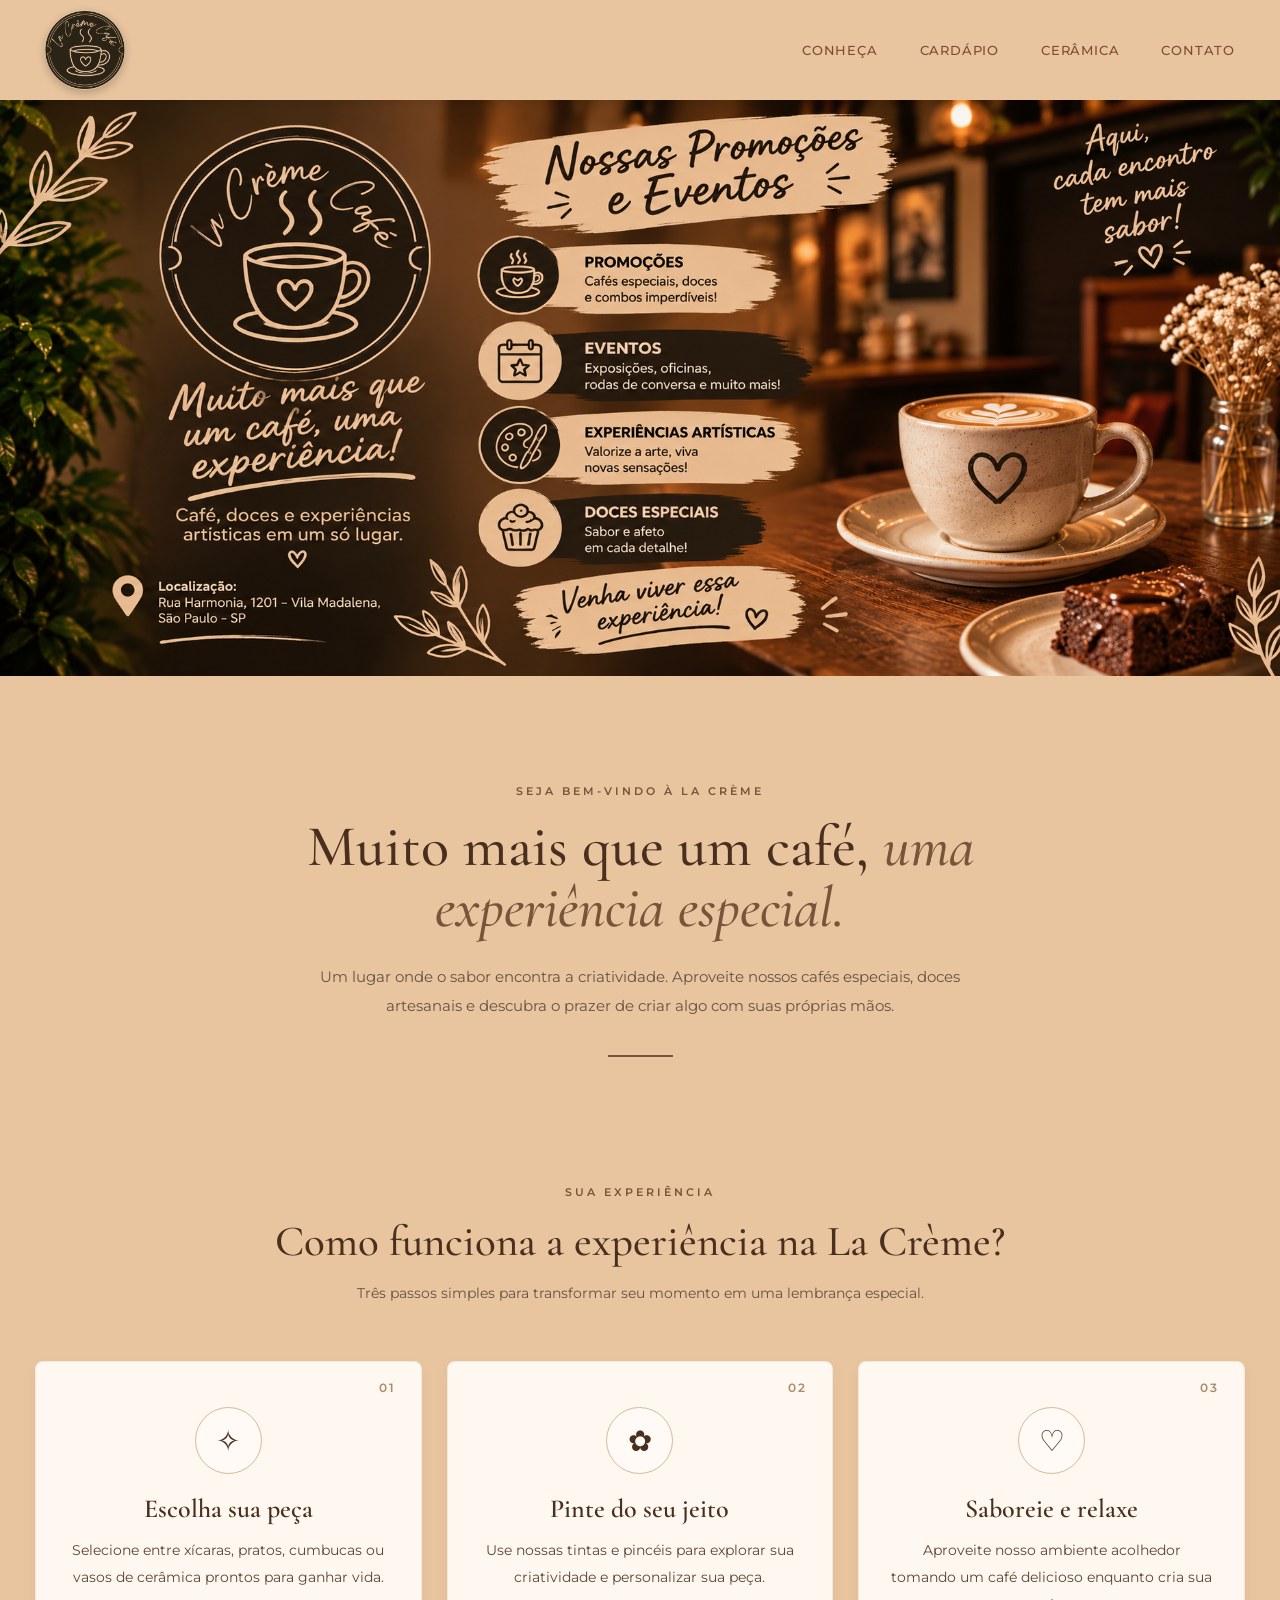
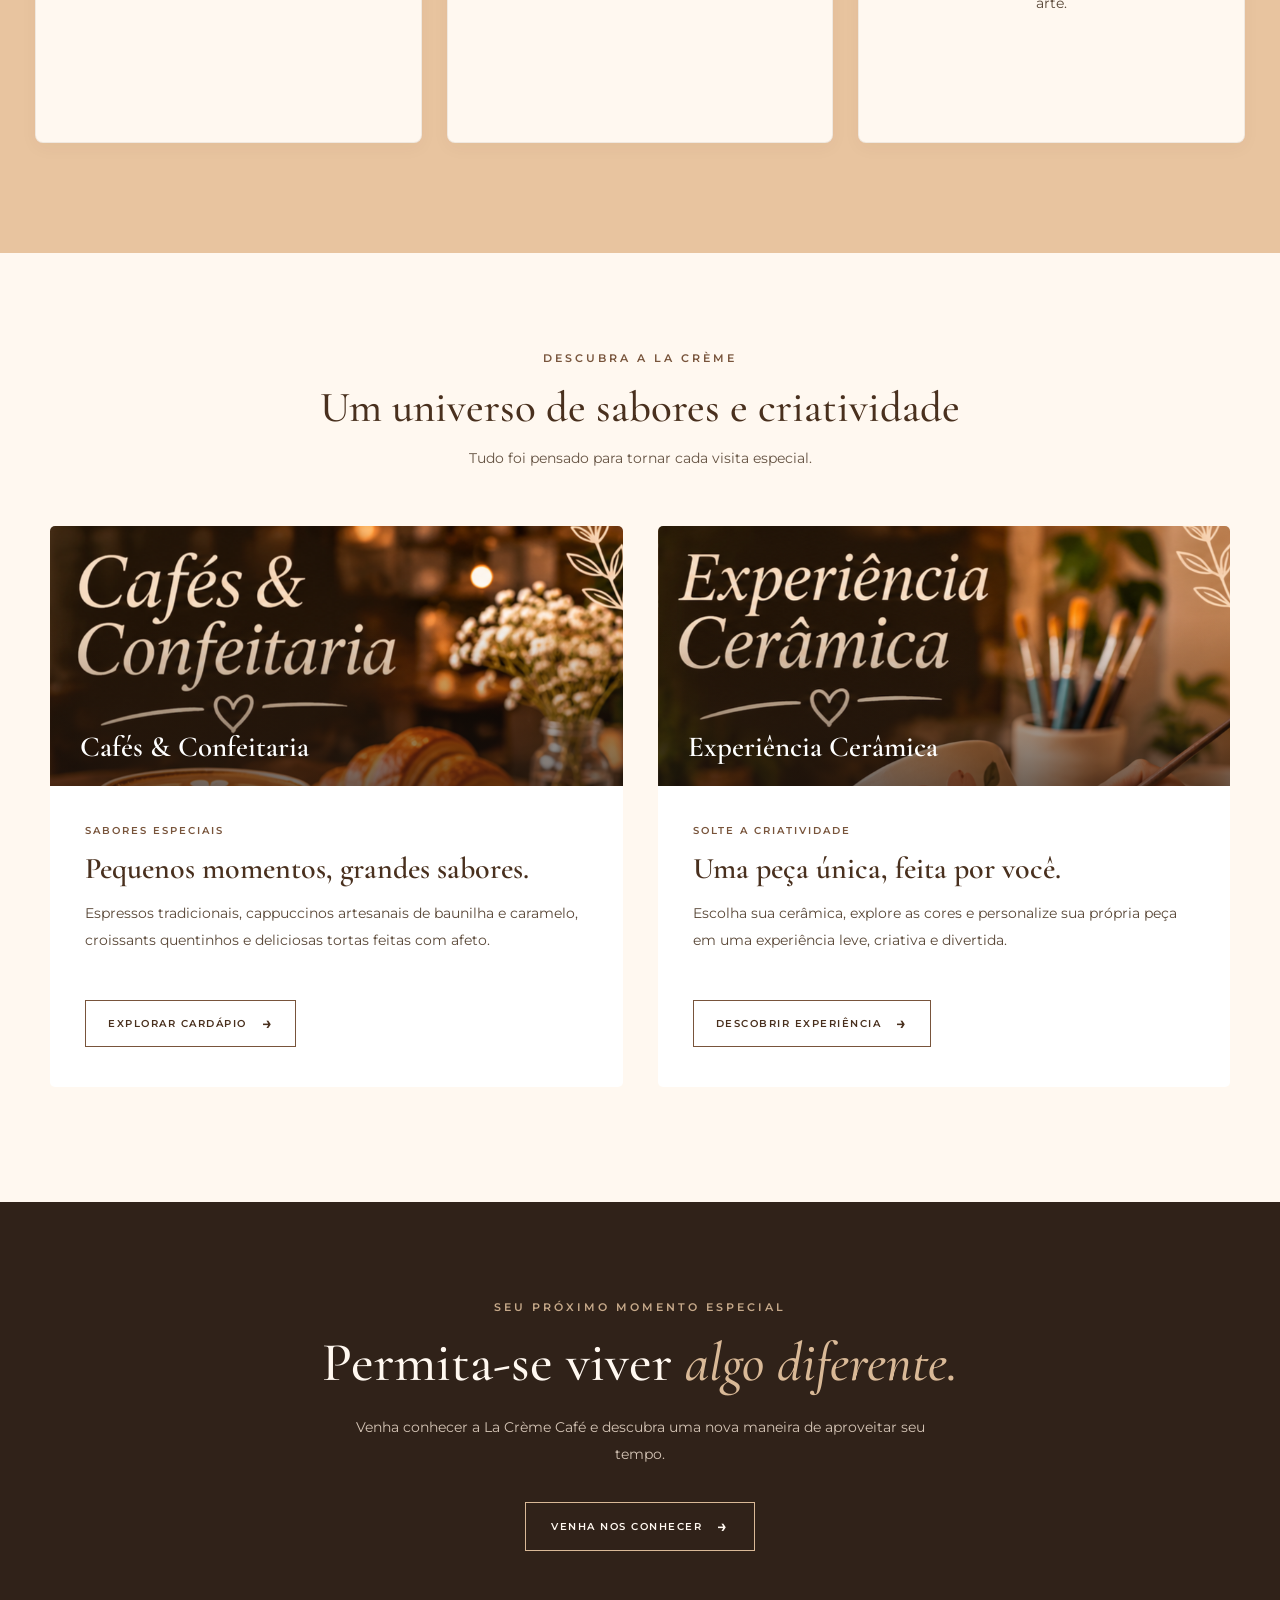
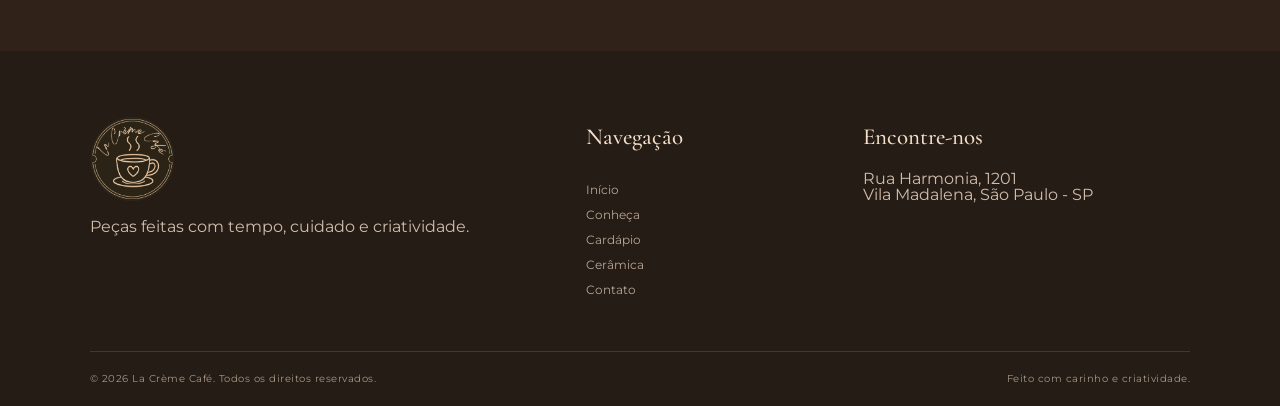
<file: index.html>
<!DOCTYPE html>
<html lang="pt-BR">

<head>
    <meta charset="UTF-8">
    <meta name="viewport" content="width=device-width, initial-scale=1.0">

    <title>La Crème Café | Muito mais que um café</title>

    <!-- CSS -->
    <link rel="stylesheet" href="reset.css">
    <link rel="stylesheet" href="menu.css">
    <link rel="stylesheet" href="index.css">

    <!-- Fontes -->
    <link rel="preconnect" href="https://fonts.googleapis.com">
    <link rel="preconnect" href="https://fonts.gstatic.com" crossorigin>

    <link
        href="https://fonts.googleapis.com/css2?family=Cormorant+Garamond:wght@400;500;600;700&family=Montserrat:wght@300;400;500;600;700&display=swap"
        rel="stylesheet">

</head>

<body>

    <!-- =====================================
         CABEÇALHO GLOBAL
    ====================================== -->

    <header>

        <div class="caixa">

            <a href="index.html">
                <img src="./img/La Crème Café.png" alt="Logo La Crème Café" class="logo-img">
            </a>

            <nav>

                <ul>
                    <li><a href="conheca.html">Conheça</a></li>
                    <li><a href="cardapio.html">Cardápio</a></li>
                    <li><a href="ceramica.html">Cerâmica</a></li>
                    <li><a href="contatos.html">Contato</a></li>
                </ul>

            </nav>

        </div>

    </header>


    <!-- =====================================
         CONTEÚDO PRINCIPAL
    ====================================== -->

    <main class="home-container">


        <!-- BANNER PRINCIPAL -->

        <section class="hero-banner">

            <img src="./img/banner.png" alt="La Crème Café - Promoções e experiências">

        </section>


        <!-- APRESENTAÇÃO -->

        <section class="introducao">

            <span class="subtitulo">
                SEJA BEM-VINDO À LA CRÈME
            </span>

            <h1>
                Muito mais que um café,
                <span>uma experiência especial.</span>
            </h1>

            <p>
                Um lugar onde o sabor encontra a criatividade.
                Aproveite nossos cafés especiais, doces artesanais
                e descubra o prazer de criar algo com suas próprias mãos.
            </p>

            <div class="linha-decorativa"></div>

        </section>


        <!-- COMO FUNCIONA -->

        <section class="como-funciona">

            <div class="secao-titulo">

                <span class="subtitulo">SUA EXPERIÊNCIA</span>

                <h2>Como funciona a experiência na La Crème?</h2>

                <p>
                    Três passos simples para transformar seu momento
                    em uma lembrança especial.
                </p>

            </div>


            <div class="passos-container">


                <article class="passo-card">

                    <span class="passo-numero">01</span>

                    <div class="passo-icone">✧</div>

                    <h3>Escolha sua peça</h3>

                    <p>
                        Selecione entre xícaras, pratos, cumbucas
                        ou vasos de cerâmica prontos para ganhar vida.
                    </p>

                </article>


                <article class="passo-card destaque">

                    <span class="passo-numero">02</span>

                    <div class="passo-icone">✿</div>

                    <h3>Pinte do seu jeito</h3>

                    <p>
                        Use nossas tintas e pincéis para explorar
                        sua criatividade e personalizar sua peça.
                    </p>

                </article>


                <article class="passo-card">

                    <span class="passo-numero">03</span>

                    <div class="passo-icone">♡</div>

                    <h3>Saboreie e relaxe</h3>

                    <p>
                        Aproveite nosso ambiente acolhedor tomando
                        um café delicioso enquanto cria sua arte.
                    </p>

                </article>


            </div>

        </section>


        <!-- CAFÉS E CERÂMICA -->

        <section class="opcoes">

            <div class="secao-titulo">

                <span class="subtitulo">DESCUBRA A LA CRÈME</span>

                <h2>Um universo de sabores e criatividade</h2>

                <p>
                    Tudo foi pensado para tornar cada visita especial.
                </p>

            </div>


            <div class="opcoes-container">


                <!-- CAFÉS -->

                <article class="opcao-card">

                    <div class="opcao-imagem cafe-imagem">

                        <span>Cafés & Confeitaria</span>

                    </div>


                    <div class="opcao-conteudo">

                        <span class="opcao-categoria">
                            SABORES ESPECIAIS
                        </span>

                        <h3>Pequenos momentos, grandes sabores.</h3>

                        <p>
                            Espressos tradicionais, cappuccinos artesanais
                            de baunilha e caramelo, croissants quentinhos
                            e deliciosas tortas feitas com afeto.
                        </p>

                        <a href="cardapio.html" class="botao">
                            EXPLORAR CARDÁPIO
                            <span>→</span>
                        </a>

                    </div>

                </article>


                <!-- CERÂMICA -->

                <article class="opcao-card">

                    <div class="opcao-imagem ceramica-imagem">

                        <span>Experiência Cerâmica</span>

                    </div>


                    <div class="opcao-conteudo">

                        <span class="opcao-categoria">
                            SOLTE A CRIATIVIDADE
                        </span>

                        <h3>Uma peça única, feita por você.</h3>

                        <p>
                            Escolha sua cerâmica, explore as cores
                            e personalize sua própria peça em uma
                            experiência leve, criativa e divertida.
                        </p>

                        <a href="ceramica.html" class="botao">
                            DESCOBRIR EXPERIÊNCIA
                            <span>→</span>
                        </a>

                    </div>

                </article>


            </div>

        </section>


        <!-- CHAMADA FINAL -->

        <section class="chamada-final">

            <span class="subtitulo">
                SEU PRÓXIMO MOMENTO ESPECIAL
            </span>

            <h2>
                Permita-se viver
                <span>algo diferente.</span>
            </h2>

            <p>
                Venha conhecer a La Crème Café e descubra
                uma nova maneira de aproveitar seu tempo.
            </p>

            <a href="conheca.html" class="botao-claro">
                VENHA NOS CONHECER
                <span>→</span>
            </a>

        </section>


    </main>


    <!-- =====================================
         RODAPÉ
    ====================================== -->

    <footer class="rodape">

        <div class="rodape-container">


            <div class="rodape-marca">

                <img src="./img/La Crème Café.png" alt="La Crème Café">

                <p>
                    Peças feitas com tempo, cuidado e criatividade.
                </p>

            </div>


            <div class="rodape-links">

                <h3>Navegação</h3>

                <a href="home.html">Início</a>
                <a href="conheca.html">Conheça</a>
                <a href="cardapio.html">Cardápio</a>
                <a href="ceramica.html">Cerâmica</a>
                <a href="contatos.html">Contato</a>

            </div>


            <div class="rodape-contato">

                <h3>Encontre-nos</h3>

                <p>Rua Harmonia, 1201</p>
                <p>Vila Madalena, São Paulo - SP</p>

            </div>


        </div>


        <div class="rodape-final">

            <p>
                © 2026 La Crème Café. Todos os direitos reservados.
            </p>

            <span>
                Feito com carinho e criatividade.
            </span>

        </div>

    </footer>

</body>

</html>
</file>
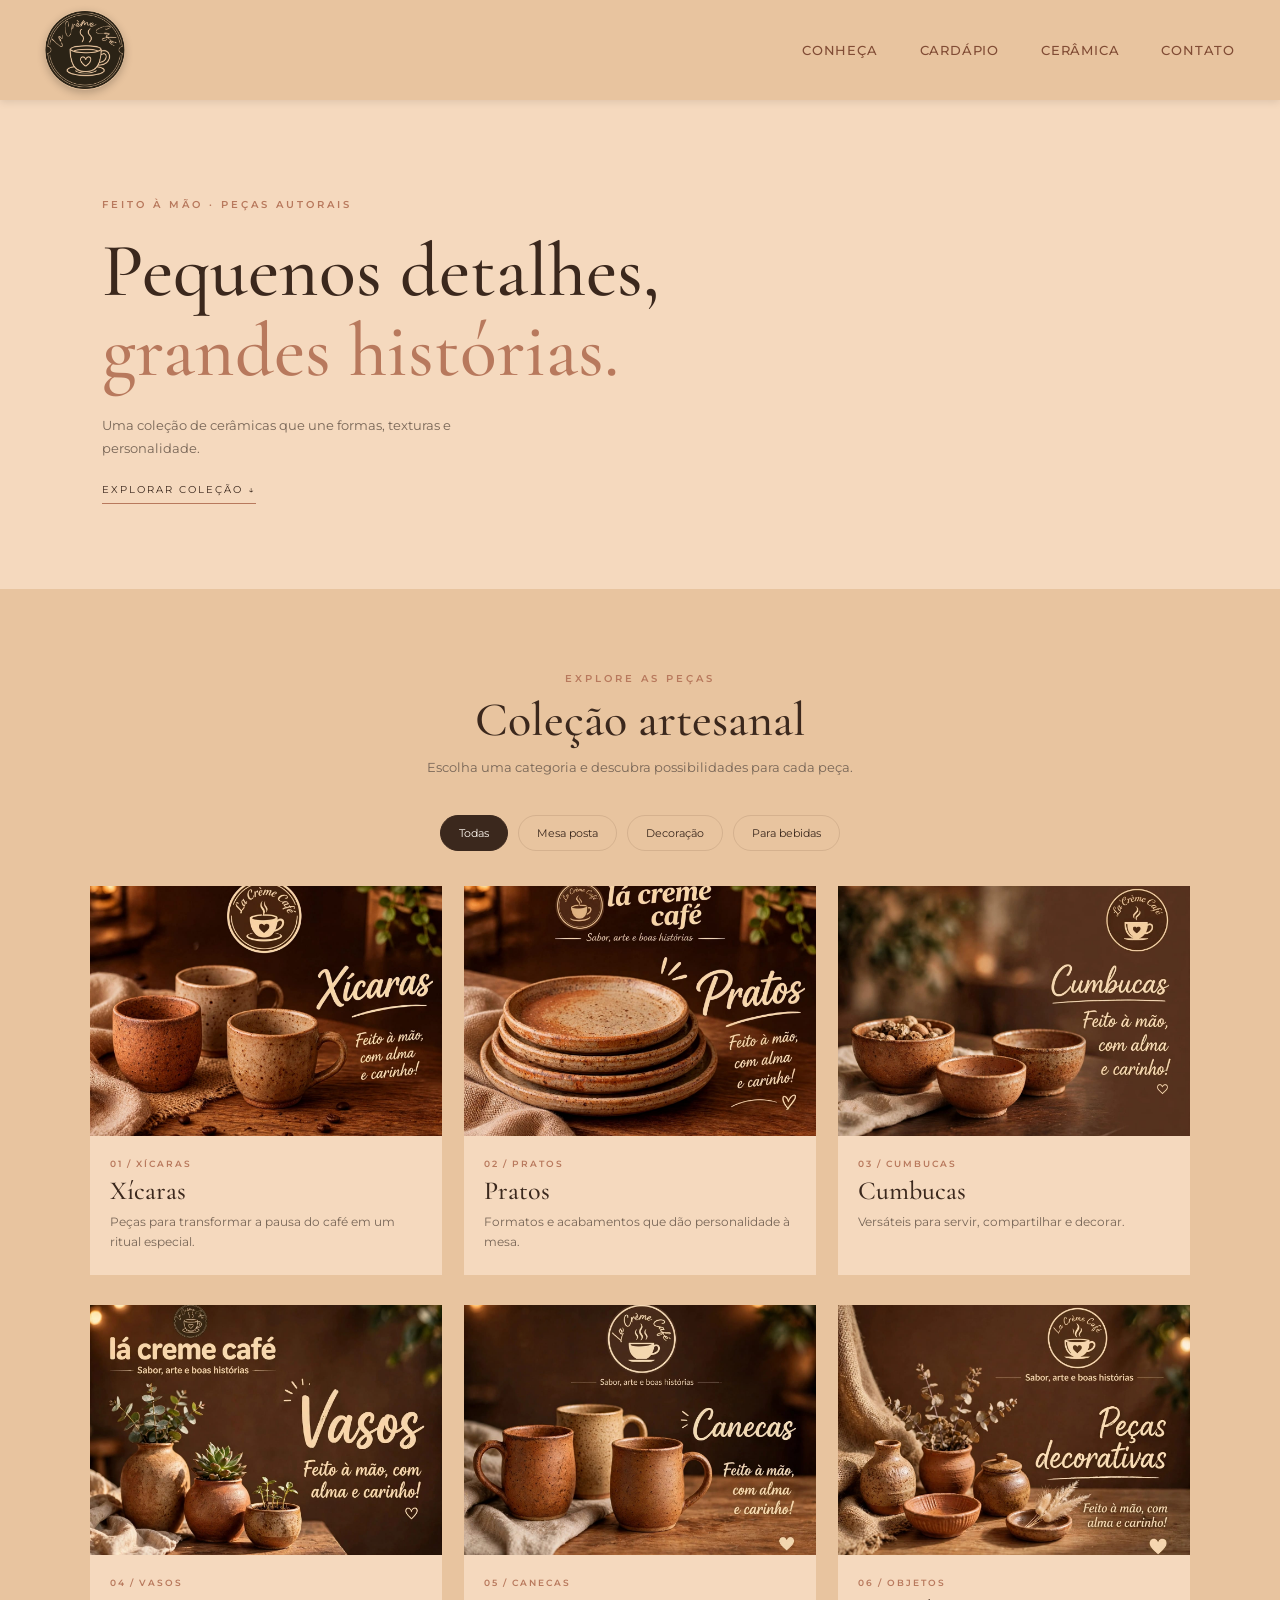
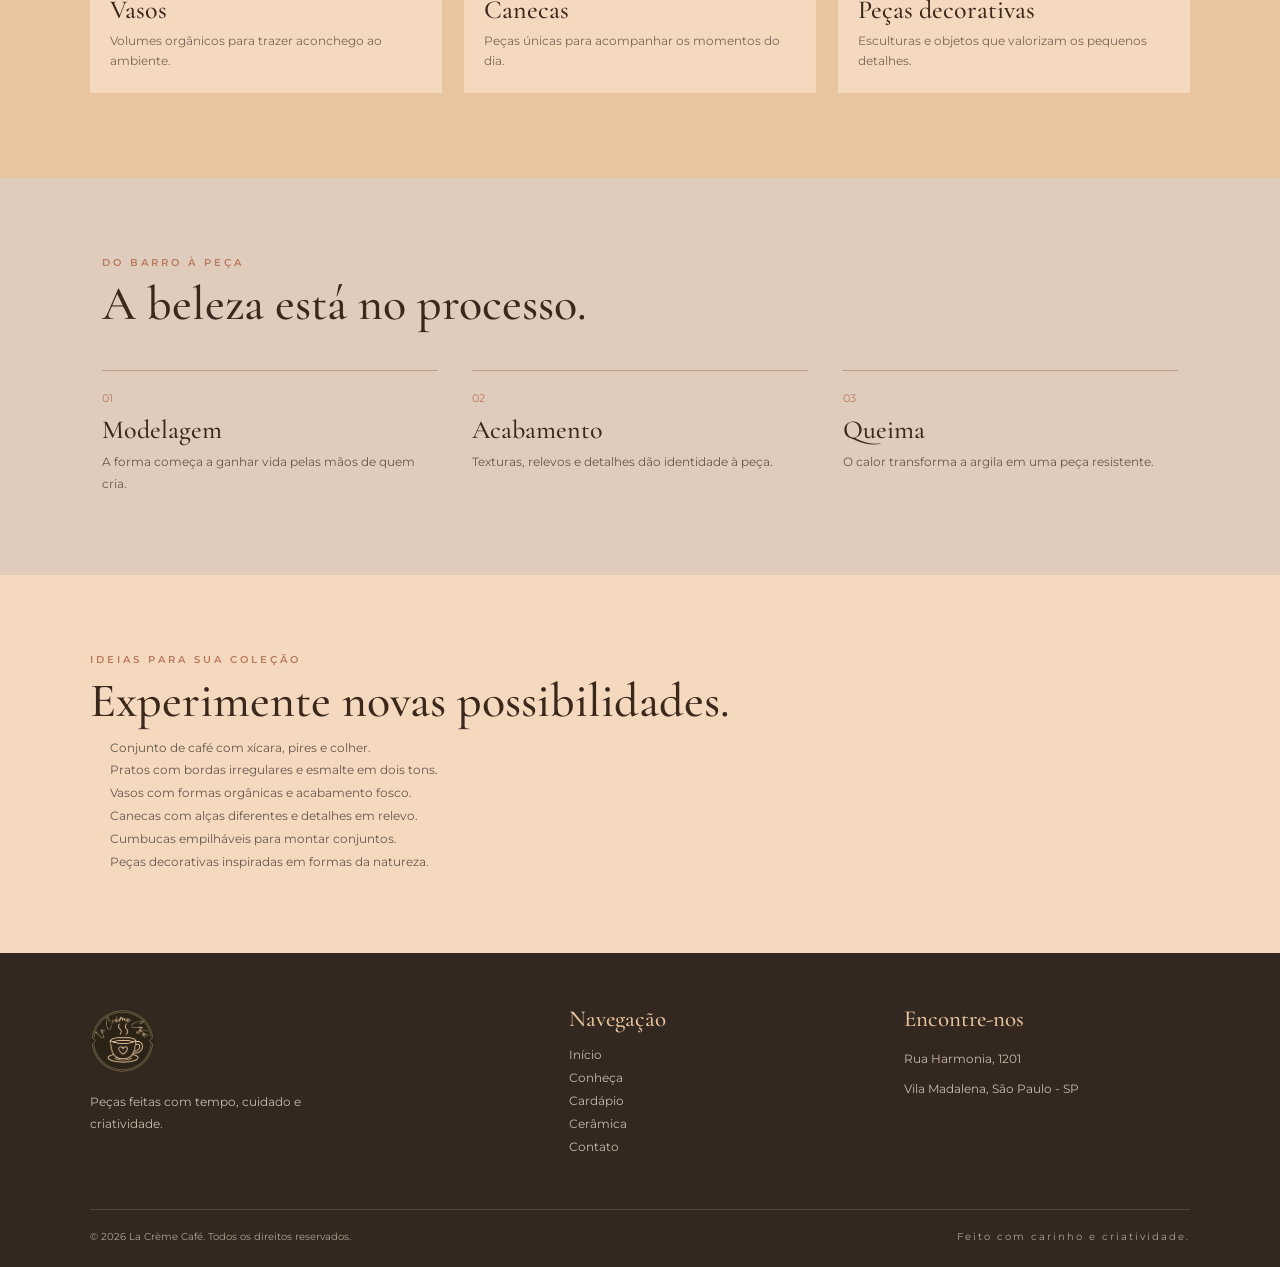
<file: ceramica.html>
<!DOCTYPE html>
<html lang="pt-BR">

<head>
    <meta charset="UTF-8">
    <meta name="viewport" content="width=device-width, initial-scale=1.0">

    <title>La Crème Café | Cerâmica</title>

    <!-- CSS GLOBAL — NÃO ALTERAR -->
    <link rel="stylesheet" href="reset.css">
    <link rel="stylesheet" href="menu.css">

    <!-- CSS EXCLUSIVO DA CERÂMICA -->
    <link rel="stylesheet" href="ceramica.css">

    <!-- Fontes -->
    <link rel="preconnect" href="https://fonts.googleapis.com">
    <link rel="preconnect" href="https://fonts.gstatic.com" crossorigin>

    <link
        href="https://fonts.googleapis.com/css2?family=Cormorant+Garamond:wght@400;500;600;700&family=Montserrat:wght@300;400;500;600;700&display=swap"
        rel="stylesheet">
</head>

<body>

    <!-- CABEÇALHO GLOBAL — MANTIDO -->
    <header>
        <div class="caixa">

            <a href="index.html">
                <img src="./img/La Crème Café.png" alt="Logo La Crème Café" class="logo-img">
            </a>

            <nav>
                <ul>
                    <li><a href="conheca.html">Conheça</a></li>
                    <li><a href="cardapio.html">Cardápio</a></li>
                    <li><a href="ceramica.html">Cerâmica</a></li>
                    <li><a href="contatos.html">Contato</a></li>
                </ul>
            </nav>

        </div>
    </header>


    <main class="ceramica-container">

        <!-- APRESENTAÇÃO -->
        <section class="hero">

            <span class="etiqueta">FEITO À MÃO · PEÇAS AUTORAIS</span>

            <h1>
                Pequenos detalhes,<br>
                <em>grandes histórias.</em>
            </h1>

            <p>
                Uma coleção de cerâmicas que une formas, texturas e
                personalidade.
            </p>

            <a href="#colecao" class="link-destaque">
                EXPLORAR COLEÇÃO ↓
            </a>

        </section>


        <!-- COLEÇÃO -->
        <section class="colecao" id="colecao">

            <div class="cabecalho-secao">

                <span class="etiqueta">EXPLORE AS PEÇAS</span>

                <h2>Coleção artesanal</h2>

                <p>
                    Escolha uma categoria e descubra possibilidades
                    para cada peça.
                </p>

            </div>


            <!-- FILTROS -->
            <div class="filtros">

                <button class="filtro ativo" data-filtro="todos">
                    Todas
                </button>

                <button class="filtro" data-filtro="mesa-posta">
                    Mesa posta
                </button>

                <button class="filtro" data-filtro="decoracao">
                    Decoração
                </button>

                <button class="filtro" data-filtro="bebidas">
                    Para bebidas
                </button>

            </div>


            <!-- PRODUTOS -->
            <div class="grade">

                <article class="produto" data-categoria="bebidas">

                    <div class="imagem-produto">
                        <img src="./img/xicaras.jpeg" alt="Xícaras artesanais">
                    </div>

                    <div class="info">
                        <span class="numero">01 / XÍCARAS</span>
                        <h3>Xícaras</h3>
                        <p>
                            Peças para transformar a pausa do café
                            em um ritual especial.
                        </p>
                    </div>

                </article>


                <article class="produto" data-categoria="mesa-posta">

                    <div class="imagem-produto">
                        <img src="./img/pratos.jpeg" alt="Pratos artesanais">
                    </div>

                    <div class="info">
                        <span class="numero">02 / PRATOS</span>
                        <h3>Pratos</h3>
                        <p>
                            Formatos e acabamentos que dão
                            personalidade à mesa.
                        </p>
                    </div>

                </article>


                <article class="produto" data-categoria="mesa-posta">

                    <div class="imagem-produto">
                        <img src="./img/cumbucas.jpeg" alt="Canecas artesanais">
                    </div>

                    <div class="info">
                        <span class="numero">03 / CUMBUCAS</span>
                        <h3>Cumbucas</h3>
                        <p>
                            Versáteis para servir, compartilhar
                            e decorar.
                        </p>
                    </div>

                </article>


                <article class="produto" data-categoria="decoracao">

                    <div class="imagem-produto">
                        <img src="./img/vasos.jpeg" alt="Peças decorativas">
                    </div>
                    <div class="info">
                        <span class="numero">04 / VASOS</span>
                        <h3>Vasos</h3>
                        <p>
                            Volumes orgânicos para trazer
                            aconchego ao ambiente.
                        </p>
                    </div>

                </article>


                <article class="produto" data-categoria="bebidas">

                    <div class="imagem-produto">
                        <img src="./img/canecas.jpeg" alt="Canecas artesanais">
                    </div>

                    <div class="info">
                        <span class="numero">05 / CANECAS</span>
                        <h3>Canecas</h3>
                        <p>
                            Peças únicas para acompanhar
                            os momentos do dia.
                        </p>
                    </div>

                </article>


                <article class="produto" data-categoria="decoracao">

                    <div class="imagem-produto">
                        <img src="./img/decorativos.jpeg" alt="Peças decorativas">
                    </div>

                    <div class="info">
                        <span class="numero">06 / OBJETOS</span>
                        <h3>Peças decorativas</h3>
                        <p>
                            Esculturas e objetos que valorizam
                            os pequenos detalhes.
                        </p>
                    </div>

                </article>

            </div>

        </section>


        <!-- PROCESSO ARTESANAL -->
        <section class="processo">

            <span class="etiqueta">DO BARRO À PEÇA</span>

            <h2>A beleza está no processo.</h2>

            <div class="etapas">

                <div>
                    <span>01</span>
                    <h3>Modelagem</h3>
                    <p>
                        A forma começa a ganhar vida pelas
                        mãos de quem cria.
                    </p>
                </div>

                <div>
                    <span>02</span>
                    <h3>Acabamento</h3>
                    <p>
                        Texturas, relevos e detalhes dão
                        identidade à peça.
                    </p>
                </div>

                <div>
                    <span>03</span>
                    <h3>Queima</h3>
                    <p>
                        O calor transforma a argila em
                        uma peça resistente.
                    </p>
                </div>

            </div>

        </section>


        <!-- IDEIAS PARA COLEÇÃO -->
        <section class="ideias">

            <span class="etiqueta">IDEIAS PARA SUA COLEÇÃO</span>

            <h2>Experimente novas possibilidades.</h2>

            <ul>
                <li>Conjunto de café com xícara, pires e colher.</li>
                <li>Pratos com bordas irregulares e esmalte em dois tons.</li>
                <li>Vasos com formas orgânicas e acabamento fosco.</li>
                <li>Canecas com alças diferentes e detalhes em relevo.</li>
                <li>Cumbucas empilháveis para montar conjuntos.</li>
                <li>Peças decorativas inspiradas em formas da natureza.</li>
            </ul>

        </section>

    </main>


    <!-- RODAPÉ -->
    <footer class="rodape">

        <div class="rodape-container">

            <div class="rodape-marca">

                <img src="./img/La Crème Café.png" alt="La Crème Café">

                <p>
                    Peças feitas com tempo, cuidado e criatividade.
                </p>

            </div>


            <div class="rodape-links">

                <h3>Navegação</h3>

                <a href="home.html">Início</a>
                <a href="conheca.html">Conheça</a>
                <a href="cardapio.html">Cardápio</a>
                <a href="ceramica.html">Cerâmica</a>
                <a href="contatos.html">Contato</a>

            </div>


            <div class="rodape-contato">

                <h3>Encontre-nos</h3>

                <p>Rua Harmonia, 1201</p>
                <p>Vila Madalena, São Paulo - SP</p>

            </div>

        </div>


        <div class="rodape-final">

            <p>
                © 2026 La Crème Café. Todos os direitos reservados.
            </p>

            <span>
                Feito com carinho e criatividade.
            </span>

        </div>

    </footer>


    <!-- JAVASCRIPT DOS FILTROS -->
    <script>
        const botoes = document.querySelectorAll('.filtro');
        const produtos = document.querySelectorAll('.produto');

        botoes.forEach((botao) => {

            botao.addEventListener('click', () => {

                const filtro = botao.dataset.filtro;

                botoes.forEach((item) => {
                    item.classList.remove('ativo');
                });

                botao.classList.add('ativo');

                produtos.forEach((produto) => {

                    const categoria = produto.dataset.categoria;

                    produto.hidden =
                        filtro !== 'todos' && categoria !== filtro;

                });

            });

        });
    </script>

</body>

</html>
</file>
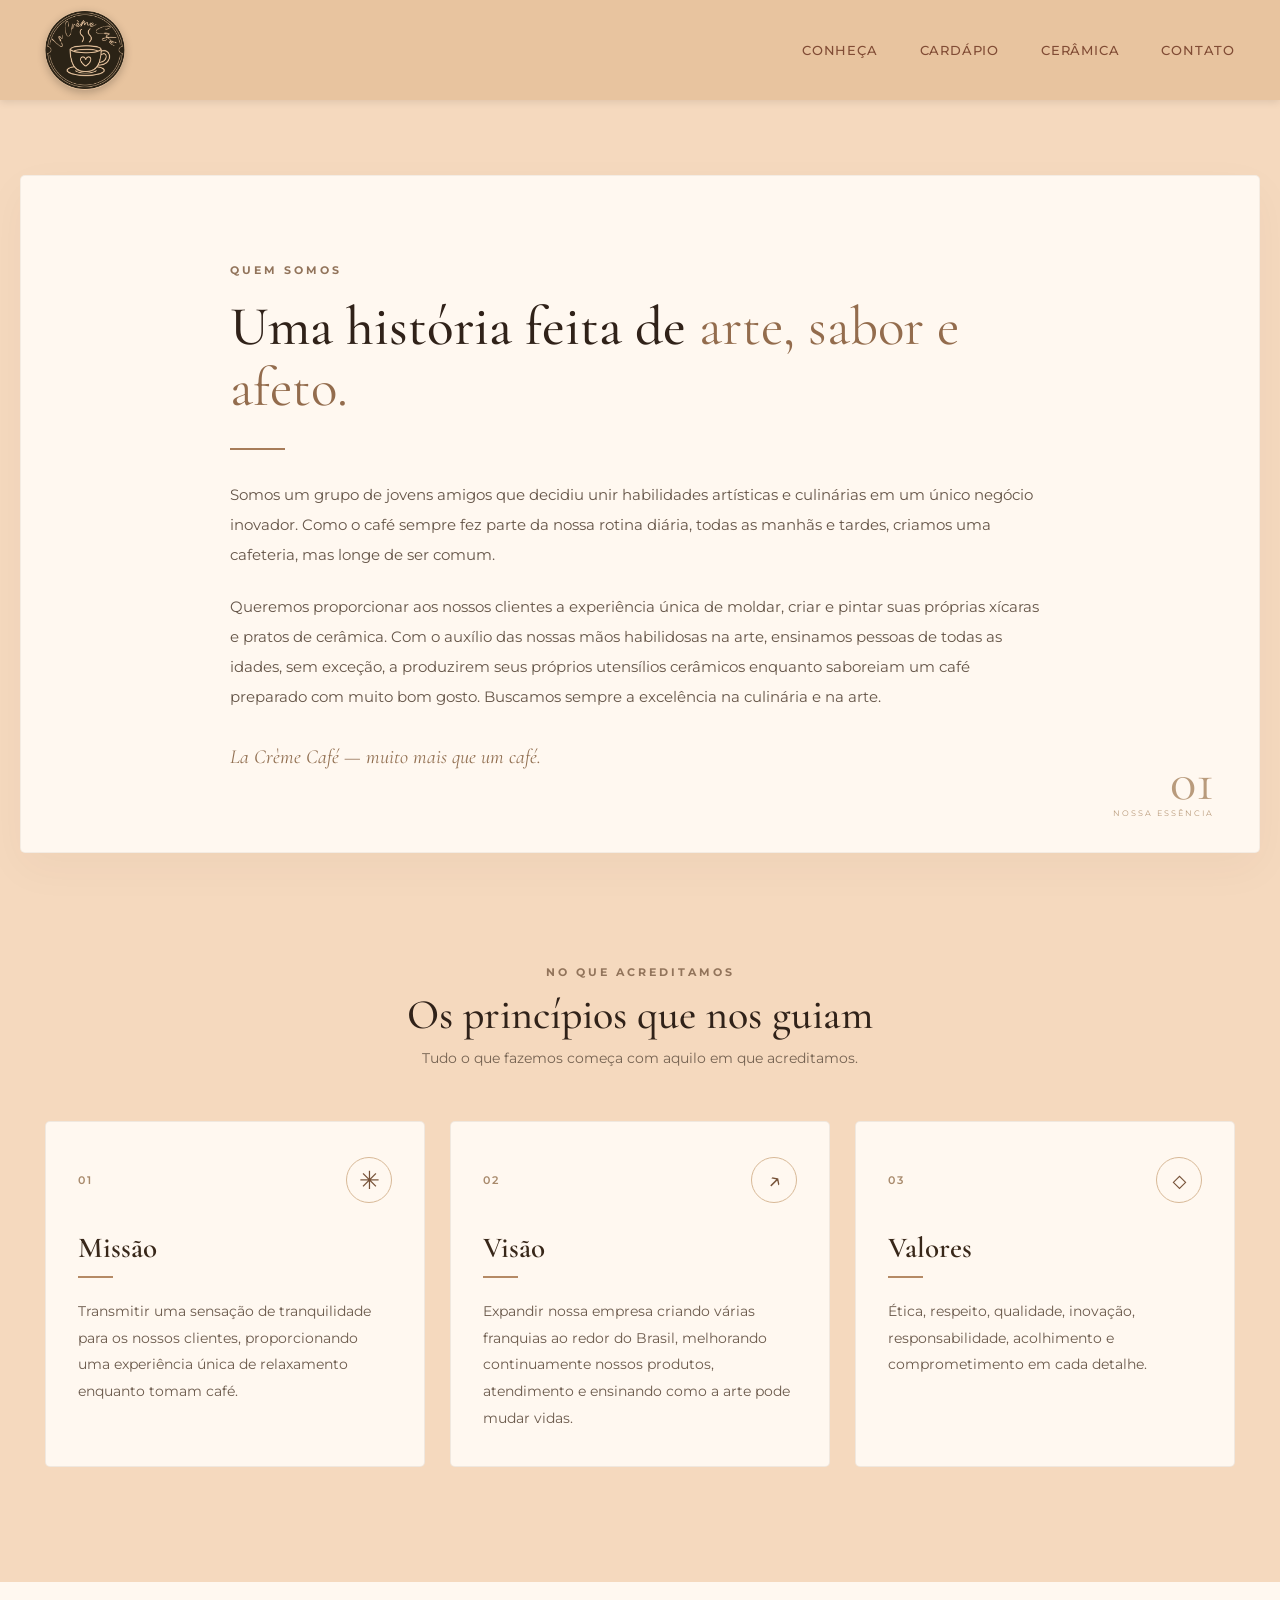
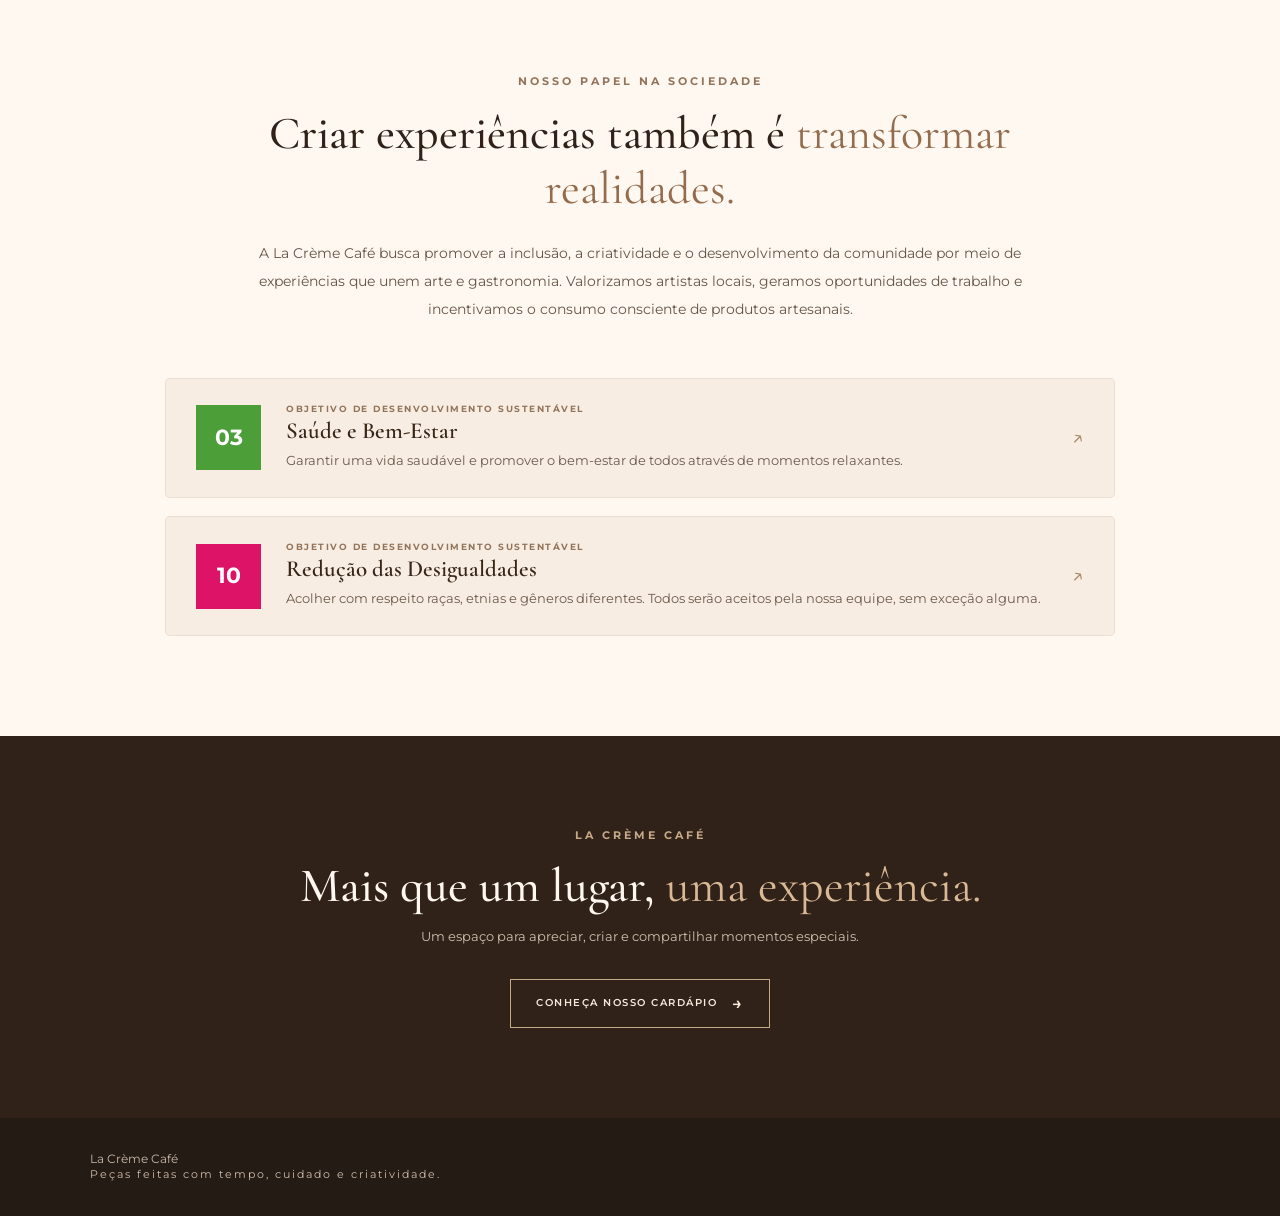
<file: conheca.html>
<!DOCTYPE html>
<html lang="pt-BR">

<head>
    <meta charset="UTF-8">
    <meta name="viewport" content="width=device-width, initial-scale=1.0">

    <title>Conheça | La Crème Café</title>

    <link rel="stylesheet" href="reset.css">
    <link rel="stylesheet" href="menu.css">
    <link rel="stylesheet" href="conheca.css">

    <!-- Fontes da identidade visual -->
    <link rel="preconnect" href="https://fonts.googleapis.com">
    <link rel="preconnect" href="https://fonts.gstatic.com" crossorigin>

    <link
        href="https://fonts.googleapis.com/css2?family=Cormorant+Garamond:wght@400;500;600;700&family=Montserrat:wght@300;400;500;600;700&display=swap"
        rel="stylesheet">
</head>

<body>

    <!-- MENU GLOBAL: MANTIDO SEM ALTERAÇÕES -->
    <header>
        <div class="caixa">

            <a href="index.html">
                <img src="./img/La Crème Café.png" alt="Logo La Crème Café" class="logo-img">
            </a>

            <nav>
                <ul>
                    <li><a href="conheca.html">Conheça</a></li>
                    <li><a href="cardapio.html">Cardápio</a></li>
                    <li><a href="ceramica.html">Cerâmica</a></li>
                    <li><a href="contatos.html">Contato</a></li>
                </ul>
            </nav>

        </div>
    </header>


    <main class="conheca-container">

        <!-- 1. APRESENTAÇÃO E HISTÓRIA -->
        <section class="historia-section">

            <div class="historia-content">

                <span class="section-tag">
                    QUEM SOMOS
                </span>

                <h1>
                    Uma história feita de
                    <em>arte, sabor e afeto.</em>
                </h1>

                <div class="titulo-detalhe"></div>

                <p>
                    Somos um grupo de jovens amigos que decidiu unir
                    habilidades artísticas e culinárias em um único
                    negócio inovador. Como o café sempre fez parte da
                    nossa rotina diária, todas as manhãs e tardes,
                    criamos uma cafeteria, mas longe de ser comum.
                </p>

                <p>
                    Queremos proporcionar aos nossos clientes a
                    experiência única de moldar, criar e pintar suas
                    próprias xícaras e pratos de cerâmica. Com o
                    auxílio das nossas mãos habilidosas na arte,
                    ensinamos pessoas de todas as idades, sem exceção,
                    a produzirem seus próprios utensílios cerâmicos
                    enquanto saboreiam um café preparado com muito
                    bom gosto. Buscamos sempre a excelência na
                    culinária e na arte.
                </p>

                <span class="historia-assinatura">
                    La Crème Café — muito mais que um café.
                </span>

            </div>

            <div class="historia-numero">
                <span>01</span>
                <small>NOSSA ESSÊNCIA</small>
            </div>

        </section>


        <!-- 2. MISSÃO, VISÃO E VALORES -->
        <section class="diretrizes-section">

            <div class="section-heading">

                <span class="section-tag">
                    NO QUE ACREDITAMOS
                </span>

                <h2>
                    Os princípios que nos guiam
                </h2>

                <p>
                    Tudo o que fazemos começa com aquilo em que acreditamos.
                </p>

            </div>


            <div class="diretrizes-grid">

                <!-- MISSÃO -->
                <article class="diretriz-card">

                    <div class="diretriz-topo">
                        <span class="diretriz-numero">01</span>
                        <span class="diretriz-simbolo">✳</span>
                    </div>

                    <h3>Missão</h3>

                    <div class="card-detalhe"></div>

                    <p>
                        Transmitir uma sensação de tranquilidade para
                        os nossos clientes, proporcionando uma
                        experiência única de relaxamento enquanto
                        tomam café.
                    </p>

                </article>


                <!-- VISÃO -->
                <article class="diretriz-card">

                    <div class="diretriz-topo">
                        <span class="diretriz-numero">02</span>
                        <span class="diretriz-simbolo">↗</span>
                    </div>

                    <h3>Visão</h3>

                    <div class="card-detalhe"></div>

                    <p>
                        Expandir nossa empresa criando várias franquias
                        ao redor do Brasil, melhorando continuamente
                        nossos produtos, atendimento e ensinando como
                        a arte pode mudar vidas.
                    </p>

                </article>


                <!-- VALORES -->
                <article class="diretriz-card">

                    <div class="diretriz-topo">
                        <span class="diretriz-numero">03</span>
                        <span class="diretriz-simbolo">◇</span>
                    </div>

                    <h3>Valores</h3>

                    <div class="card-detalhe"></div>

                    <p>
                        Ética, respeito, qualidade, inovação,
                        responsabilidade, acolhimento e
                        comprometimento em cada detalhe.
                    </p>

                </article>

            </div>

        </section>


        <!-- 3. RESPONSABILIDADE SOCIAL -->
        <section class="social-section">

            <div class="social-intro">

                <span class="section-tag">
                    NOSSO PAPEL NA SOCIEDADE
                </span>

                <h2>
                    Criar experiências também é
                    <em>transformar realidades.</em>
                </h2>

                <p>
                    A La Crème Café busca promover a inclusão,
                    a criatividade e o desenvolvimento da comunidade
                    por meio de experiências que unem arte e
                    gastronomia. Valorizamos artistas locais, geramos
                    oportunidades de trabalho e incentivamos o
                    consumo consciente de produtos artesanais.
                </p>

            </div>


            <div class="ods-container">

                <!-- ODS 3 -->
                <article class="ods-item">

                    <div class="ods-num ods-3">
                        03
                    </div>

                    <div class="ods-content">

                        <span class="ods-label">
                            OBJETIVO DE DESENVOLVIMENTO SUSTENTÁVEL
                        </span>

                        <h3>Saúde e Bem-Estar</h3>

                        <p>
                            Garantir uma vida saudável e promover
                            o bem-estar de todos através de momentos
                            relaxantes.
                        </p>

                    </div>

                    <span class="ods-seta">↗</span>

                </article>


                <!-- ODS 10 -->
                <article class="ods-item">

                    <div class="ods-num ods-10">
                        10
                    </div>

                    <div class="ods-content">

                        <span class="ods-label">
                            OBJETIVO DE DESENVOLVIMENTO SUSTENTÁVEL
                        </span>

                        <h3>Redução das Desigualdades</h3>

                        <p>
                            Acolher com respeito raças, etnias e
                            gêneros diferentes. Todos serão aceitos
                            pela nossa equipe, sem exceção alguma.
                        </p>

                    </div>

                    <span class="ods-seta">↗</span>

                </article>

            </div>

        </section>


        <!-- 4. ENCERRAMENTO -->
        <section class="final-section">

            <span class="section-tag">
                LA CRÈME CAFÉ
            </span>

            <h2>
                Mais que um lugar,
                <em>uma experiência.</em>
            </h2>

            <p>
                Um espaço para apreciar, criar e compartilhar
                momentos especiais.
            </p>

            <a href="cardapio.html" class="final-link">
                CONHEÇA NOSSO CARDÁPIO
                <span>→</span>
            </a>

        </section>

    </main>


    <!-- RODAPÉ -->
    <footer>

        <p>La Crème Café</p>

        <span>
            Peças feitas com tempo, cuidado e criatividade.
        </span>

    </footer>

</body>

</html>
</file>
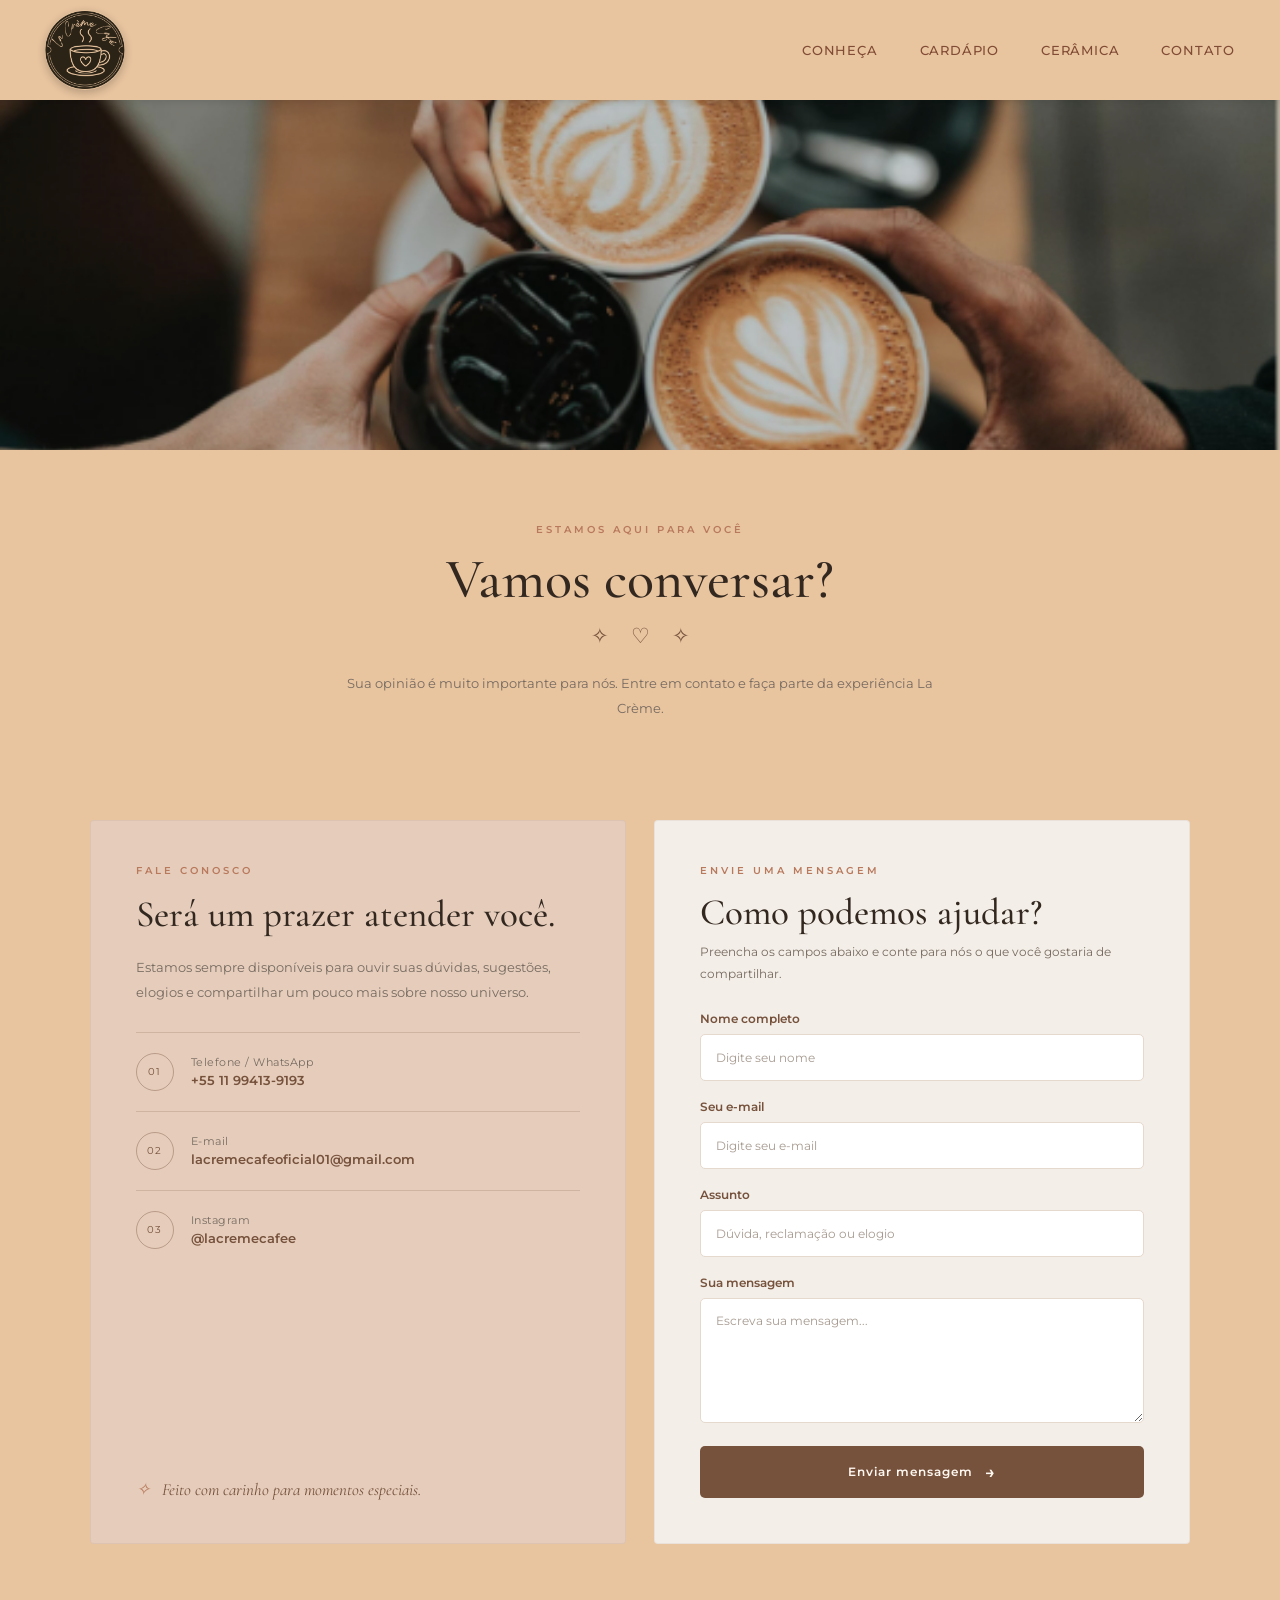
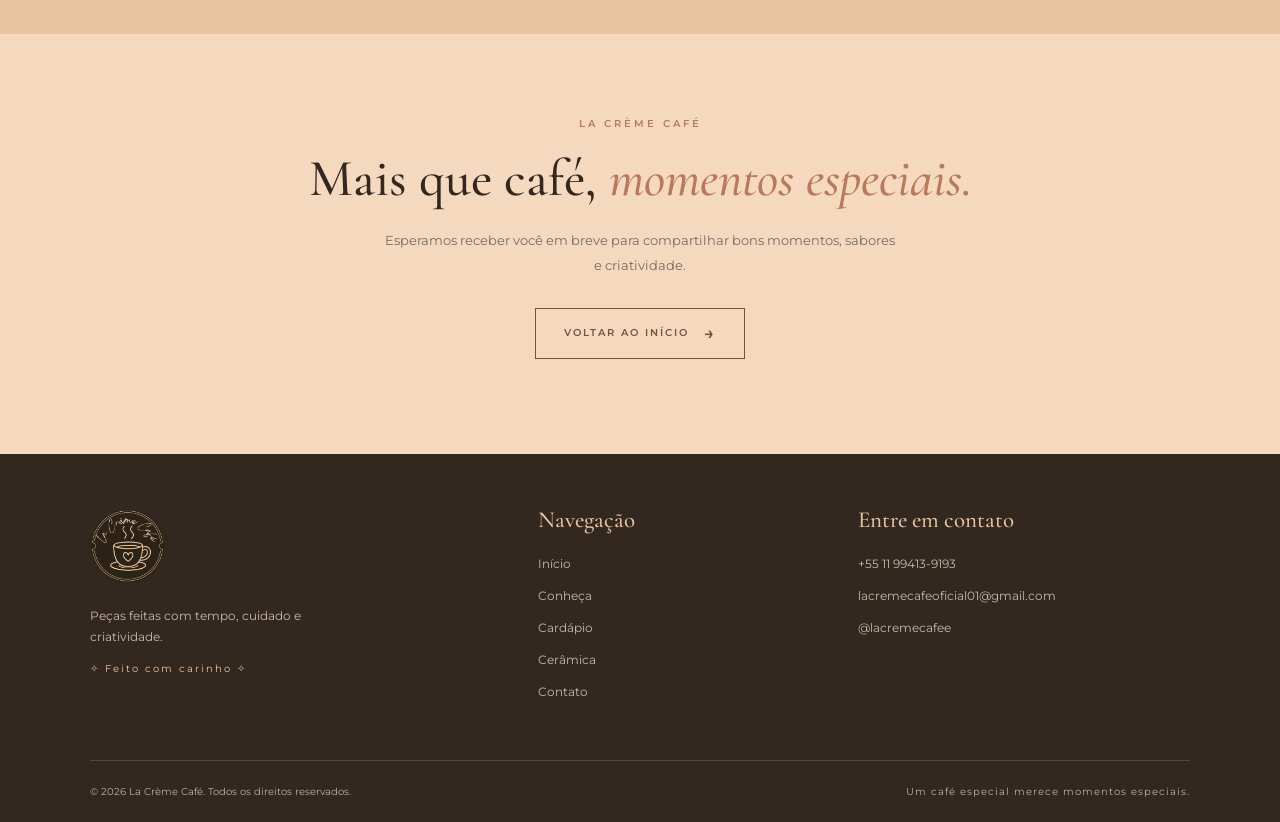
<file: contatos.html>
<!DOCTYPE html>
<html lang="pt-BR">

<head>
    <meta charset="UTF-8">
    <meta name="viewport" content="width=device-width, initial-scale=1.0">

    <title>Contato | La Crème Café</title>

    <!-- CSS -->
    <link rel="stylesheet" href="reset.css">
    <link rel="stylesheet" href="menu.css">
    <link rel="stylesheet" href="contatos.css">

    <!-- Fontes -->
    <link rel="preconnect" href="https://fonts.googleapis.com">
    <link rel="preconnect" href="https://fonts.gstatic.com" crossorigin>

    <link
        href="https://fonts.googleapis.com/css2?family=Cormorant+Garamond:wght@400;500;600;700&family=Montserrat:wght@300;400;500;600;700&display=swap"
        rel="stylesheet">
</head>

<body>

    <!-- =====================================
         CABEÇALHO GLOBAL
    ====================================== -->

    <header>
        <div class="caixa">

            <a href="index.html">
                <img src="./img/La Crème Café.png" alt="Logo La Crème Café" class="logo-img">
            </a>

            <nav>
                <ul>
                    <li><a href="conheca.html">Conheça</a></li>
                    <li><a href="cardapio.html">Cardápio</a></li>
                    <li><a href="ceramica.html">Cerâmica</a></li>
                    <li><a href="contatos.html">Contato</a></li>
                </ul>
            </nav>

        </div>
    </header>


    <!-- =====================================
         CONTEÚDO PRINCIPAL
    ====================================== -->

    <main class="contatos-container">


        <!-- BANNER -->

        <section class="banner-contato">

            <img src="./img/cafe-contato.png" alt="Cafés e confeitaria da La Crème Café">

        </section>


        <!-- APRESENTAÇÃO -->

        <section class="contato-intro">

            <span class="etiqueta-contato">
                ESTAMOS AQUI PARA VOCÊ
            </span>

            <h1>Vamos conversar?</h1>

            <div class="detalhes-cafe">
                <span>✧</span>
                <span>♡</span>
                <span>✧</span>
            </div>

            <p>
                Sua opinião é muito importante para nós.
                Entre em contato e faça parte da experiência La Crème.
            </p>

        </section>


        <!-- ÁREA DE CONTATO -->

        <section class="contato-principal">

            <div class="contato-grid">


                <!-- INFORMAÇÕES -->

                <article class="informacoes">

                    <span class="etiqueta-contato">
                        FALE CONOSCO
                    </span>

                    <h2>
                        Será um prazer atender você.
                    </h2>

                    <p class="descricao-info">
                        Estamos sempre disponíveis para ouvir suas dúvidas,
                        sugestões, elogios e compartilhar um pouco mais
                        sobre nosso universo.
                    </p>


                    <!-- TELEFONE -->

                    <div class="contato-item">

                        <div class="contato-icone">01</div>

                        <div>
                            <span>Telefone / WhatsApp</span>

                            <a href="https://wa.me/5511994139193" target="_blank">
                                +55 11 99413-9193
                            </a>
                        </div>

                    </div>


                    <!-- EMAIL -->

                    <div class="contato-item">

                        <div class="contato-icone">02</div>

                        <div>
                            <span>E-mail</span>

                            <a href="mailto:lacremecafeoficial01@gmail.com">
                                lacremecafeoficial01@gmail.com
                            </a>
                        </div>

                    </div>


                    <!-- INSTAGRAM -->

                    <div class="contato-item">

                        <div class="contato-icone">03</div>

                        <div>
                            <span>Instagram</span>

                            <a href="https://www.instagram.com/lacremecafee/" target="_blank">
                                @lacremecafee
                            </a>
                        </div>

                    </div>


                    <div class="mensagem-final">
                        <span>✧</span>
                        Feito com carinho para momentos especiais.
                    </div>

                </article>


                <!-- FORMULÁRIO -->

                <article class="formulario-contato">

                    <span class="etiqueta-contato">
                        ENVIE UMA MENSAGEM
                    </span>

                    <h2>Como podemos ajudar?</h2>

                    <p class="descricao-form">
                        Preencha os campos abaixo e conte para nós
                        o que você gostaria de compartilhar.
                    </p>


                    <form>

                        <div class="campo">

                            <label for="nome">
                                Nome completo
                            </label>

                            <input type="text" id="nome" name="nome" placeholder="Digite seu nome" required>

                        </div>


                        <div class="campo">

                            <label for="email">
                                Seu e-mail
                            </label>

                            <input type="email" id="email" name="email" placeholder="Digite seu e-mail" required>

                        </div>


                        <div class="campo">

                            <label for="assunto">
                                Assunto
                            </label>

                            <input type="text" id="assunto" name="assunto" placeholder="Dúvida, reclamação ou elogio">

                        </div>


                        <div class="campo">

                            <label for="mensagem">
                                Sua mensagem
                            </label>

                            <textarea id="mensagem" name="mensagem" placeholder="Escreva sua mensagem..."
                                required></textarea>

                        </div>


                        <button type="submit">
                            Enviar mensagem
                            <span>→</span>
                        </button>

                    </form>

                </article>


            </div>

        </section>


        <!-- CHAMADA FINAL -->

        <section class="contato-chamada">

            <span class="etiqueta-contato">
                LA CRÈME CAFÉ
            </span>

            <h2>
                Mais que café,
                <span>momentos especiais.</span>
            </h2>

            <p>
                Esperamos receber você em breve para compartilhar
                bons momentos, sabores e criatividade.
            </p>

            <a href="home.html" class="botao-voltar">
                VOLTAR AO INÍCIO
                <span>→</span>
            </a>

        </section>


    </main>


    <!-- =====================================
         FOOTER
    ====================================== -->

    <footer class="rodape">

        <div class="rodape-container">


            <!-- MARCA -->

            <div class="rodape-marca">

                <img src="./img/La Crème Café.png" alt="La Crème Café">

                <p>
                    Peças feitas com tempo, cuidado e criatividade.
                </p>

                <span>✧ Feito com carinho ✧</span>

            </div>


            <!-- NAVEGAÇÃO -->

            <div class="rodape-links">

                <h3>Navegação</h3>

                <a href="home.html">Início</a>
                <a href="conheca.html">Conheça</a>
                <a href="cardapio.html">Cardápio</a>
                <a href="ceramica.html">Cerâmica</a>
                <a href="contatos.html">Contato</a>

            </div>


            <!-- CONTATO -->

            <div class="rodape-contato">

                <h3>Entre em contato</h3>

                <a href="https://wa.me/5511994139193" target="_blank">
                    +55 11 99413-9193
                </a>

                <a href="mailto:lacremecafeoficial01@gmail.com">
                    lacremecafeoficial01@gmail.com
                </a>

                <a href="https://www.instagram.com/lacremecafee/" target="_blank">
                    @lacremecafee
                </a>

            </div>


        </div>


        <!-- COPYRIGHT -->

        <div class="rodape-final">

            <p>
                © 2026 La Crème Café. Todos os direitos reservados.
            </p>

            <span>
                Um café especial merece momentos especiais.
            </span>

        </div>

    </footer>

</body>

</html>
</file>
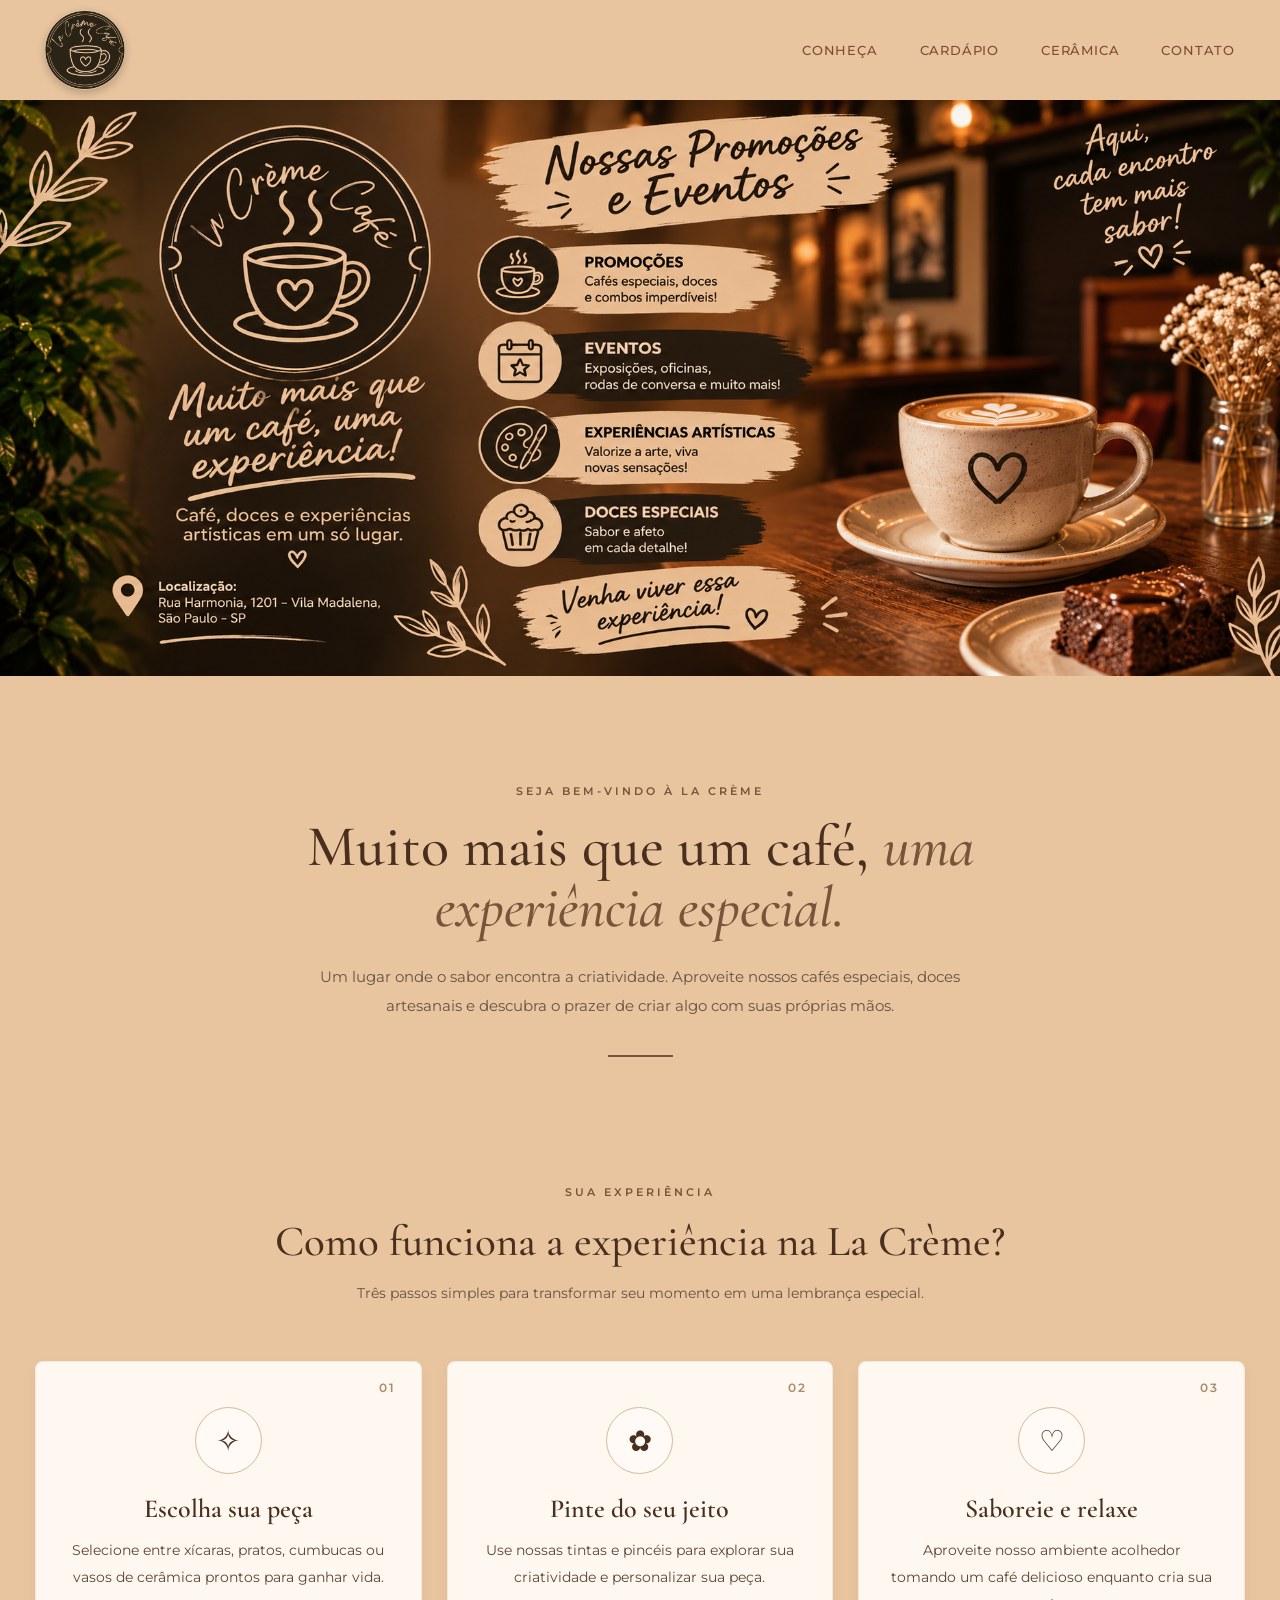
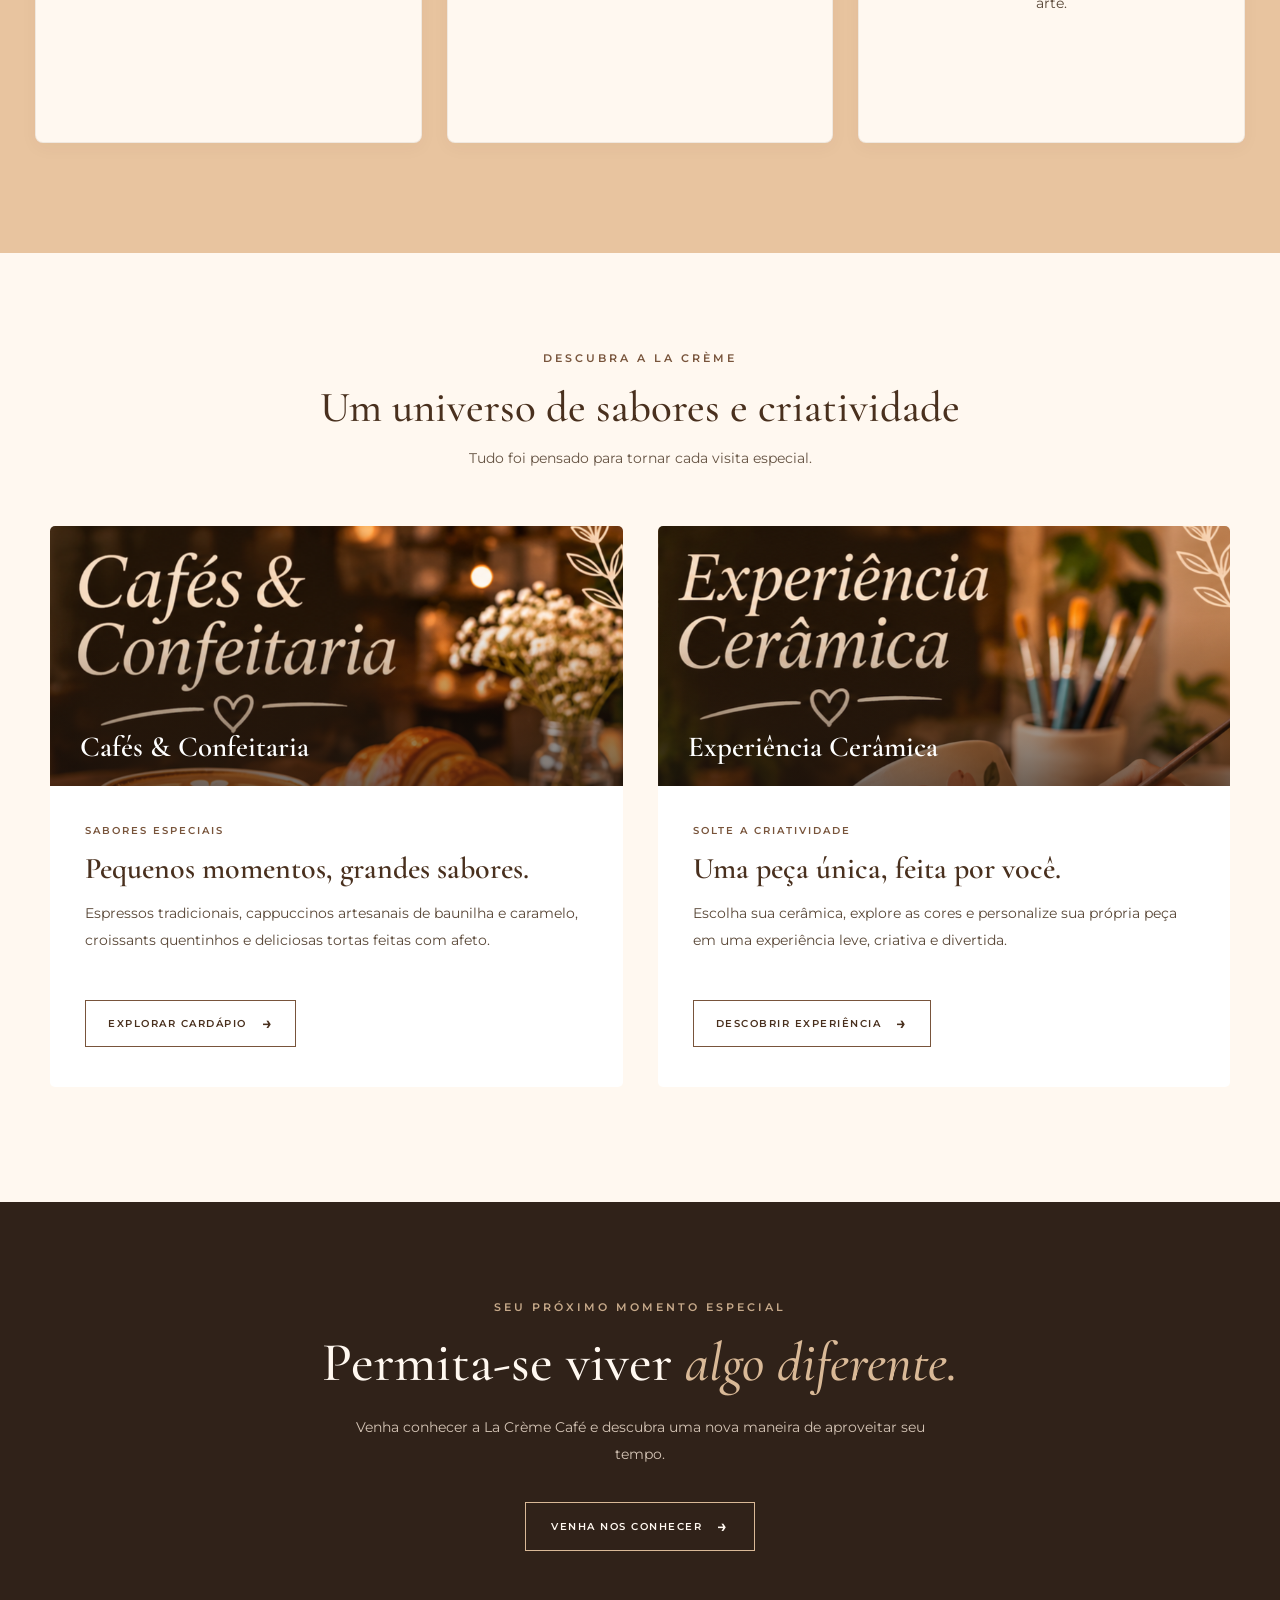
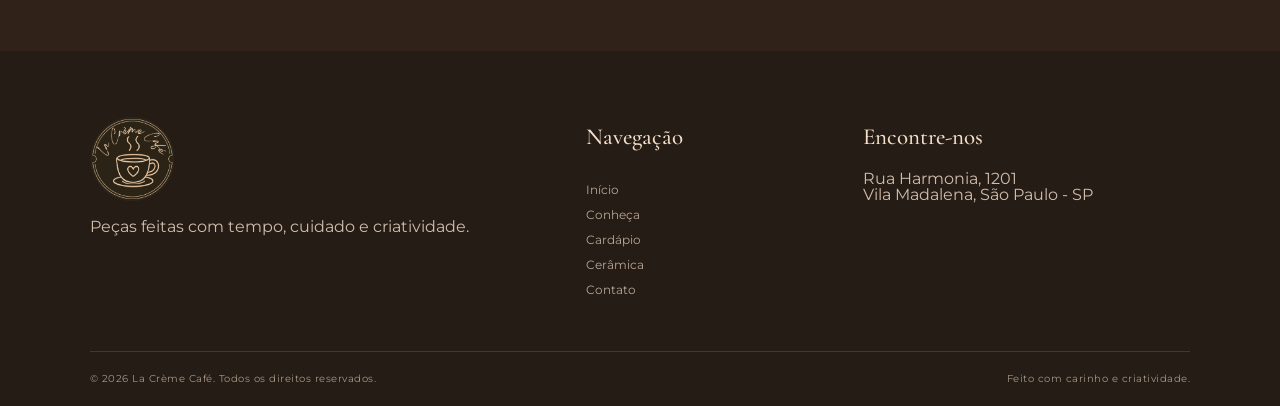
<file: home.html>
<!DOCTYPE html>
<html lang="pt-BR">

<head>
    <meta charset="UTF-8">
    <meta name="viewport" content="width=device-width, initial-scale=1.0">

    <title>La Crème Café | Muito mais que um café</title>

    <!-- CSS -->
    <link rel="stylesheet" href="reset.css">
    <link rel="stylesheet" href="menu.css">
    <link rel="stylesheet" href="home.css">

    <!-- Fontes -->
    <link rel="preconnect" href="https://fonts.googleapis.com">
    <link rel="preconnect" href="https://fonts.gstatic.com" crossorigin>

    <link
        href="https://fonts.googleapis.com/css2?family=Cormorant+Garamond:wght@400;500;600;700&family=Montserrat:wght@300;400;500;600;700&display=swap"
        rel="stylesheet">

</head>

<body>

    <!-- =====================================
         CABEÇALHO GLOBAL
    ====================================== -->

    <header>

        <div class="caixa">

            <a href="home.html">
                <img src="./img/La Crème Café.png" alt="Logo La Crème Café" class="logo-img">
            </a>

            <nav>

                <ul>
                    <li><a href="conheca.html">Conheça</a></li>
                    <li><a href="cardapio.html">Cardápio</a></li>
                    <li><a href="ceramica.html">Cerâmica</a></li>
                    <li><a href="contatos.html">Contato</a></li>
                </ul>

            </nav>

        </div>

    </header>


    <!-- =====================================
         CONTEÚDO PRINCIPAL
    ====================================== -->

    <main class="home-container">


        <!-- BANNER PRINCIPAL -->

        <section class="hero-banner">

            <img src="./img/banner.png" alt="La Crème Café - Promoções e experiências">

        </section>


        <!-- APRESENTAÇÃO -->

        <section class="introducao">

            <span class="subtitulo">
                SEJA BEM-VINDO À LA CRÈME
            </span>

            <h1>
                Muito mais que um café,
                <span>uma experiência especial.</span>
            </h1>

            <p>
                Um lugar onde o sabor encontra a criatividade.
                Aproveite nossos cafés especiais, doces artesanais
                e descubra o prazer de criar algo com suas próprias mãos.
            </p>

            <div class="linha-decorativa"></div>

        </section>


        <!-- COMO FUNCIONA -->

        <section class="como-funciona">

            <div class="secao-titulo">

                <span class="subtitulo">SUA EXPERIÊNCIA</span>

                <h2>Como funciona a experiência na La Crème?</h2>

                <p>
                    Três passos simples para transformar seu momento
                    em uma lembrança especial.
                </p>

            </div>


            <div class="passos-container">


                <article class="passo-card">

                    <span class="passo-numero">01</span>

                    <div class="passo-icone">✧</div>

                    <h3>Escolha sua peça</h3>

                    <p>
                        Selecione entre xícaras, pratos, cumbucas
                        ou vasos de cerâmica prontos para ganhar vida.
                    </p>

                </article>


                <article class="passo-card destaque">

                    <span class="passo-numero">02</span>

                    <div class="passo-icone">✿</div>

                    <h3>Pinte do seu jeito</h3>

                    <p>
                        Use nossas tintas e pincéis para explorar
                        sua criatividade e personalizar sua peça.
                    </p>

                </article>


                <article class="passo-card">

                    <span class="passo-numero">03</span>

                    <div class="passo-icone">♡</div>

                    <h3>Saboreie e relaxe</h3>

                    <p>
                        Aproveite nosso ambiente acolhedor tomando
                        um café delicioso enquanto cria sua arte.
                    </p>

                </article>


            </div>

        </section>


        <!-- CAFÉS E CERÂMICA -->

        <section class="opcoes">

            <div class="secao-titulo">

                <span class="subtitulo">DESCUBRA A LA CRÈME</span>

                <h2>Um universo de sabores e criatividade</h2>

                <p>
                    Tudo foi pensado para tornar cada visita especial.
                </p>

            </div>


            <div class="opcoes-container">


                <!-- CAFÉS -->

                <article class="opcao-card">

                    <div class="opcao-imagem cafe-imagem">

                        <span>Cafés & Confeitaria</span>

                    </div>


                    <div class="opcao-conteudo">

                        <span class="opcao-categoria">
                            SABORES ESPECIAIS
                        </span>

                        <h3>Pequenos momentos, grandes sabores.</h3>

                        <p>
                            Espressos tradicionais, cappuccinos artesanais
                            de baunilha e caramelo, croissants quentinhos
                            e deliciosas tortas feitas com afeto.
                        </p>

                        <a href="cardapio.html" class="botao">
                            EXPLORAR CARDÁPIO
                            <span>→</span>
                        </a>

                    </div>

                </article>


                <!-- CERÂMICA -->

                <article class="opcao-card">

                    <div class="opcao-imagem ceramica-imagem">

                        <span>Experiência Cerâmica</span>

                    </div>


                    <div class="opcao-conteudo">

                        <span class="opcao-categoria">
                            SOLTE A CRIATIVIDADE
                        </span>

                        <h3>Uma peça única, feita por você.</h3>

                        <p>
                            Escolha sua cerâmica, explore as cores
                            e personalize sua própria peça em uma
                            experiência leve, criativa e divertida.
                        </p>

                        <a href="ceramica.html" class="botao">
                            DESCOBRIR EXPERIÊNCIA
                            <span>→</span>
                        </a>

                    </div>

                </article>


            </div>

        </section>


        <!-- CHAMADA FINAL -->

        <section class="chamada-final">

            <span class="subtitulo">
                SEU PRÓXIMO MOMENTO ESPECIAL
            </span>

            <h2>
                Permita-se viver
                <span>algo diferente.</span>
            </h2>

            <p>
                Venha conhecer a La Crème Café e descubra
                uma nova maneira de aproveitar seu tempo.
            </p>

            <a href="conheca.html" class="botao-claro">
                VENHA NOS CONHECER
                <span>→</span>
            </a>

        </section>


    </main>


    <!-- =====================================
         RODAPÉ
    ====================================== -->

    <footer class="rodape">

        <div class="rodape-container">


            <div class="rodape-marca">

                <img src="./img/La Crème Café.png" alt="La Crème Café">

                <p>
                    Peças feitas com tempo, cuidado e criatividade.
                </p>

            </div>


            <div class="rodape-links">

                <h3>Navegação</h3>

                <a href="home.html">Início</a>
                <a href="conheca.html">Conheça</a>
                <a href="cardapio.html">Cardápio</a>
                <a href="ceramica.html">Cerâmica</a>
                <a href="contatos.html">Contato</a>

            </div>


            <div class="rodape-contato">

                <h3>Encontre-nos</h3>

                <p>Rua Harmonia, 1201</p>
                <p>Vila Madalena, São Paulo - SP</p>

            </div>


        </div>


        <div class="rodape-final">

            <p>
                © 2026 La Crème Café. Todos os direitos reservados.
            </p>

            <span>
                Feito com carinho e criatividade.
            </span>

        </div>

    </footer>

</body>

</html>
</file>
<file: menu.css>
/* =====================================================
   LA CRÈME CAFÉ — MENU GLOBAL
   Arquivo: menu.css

   Este arquivo é compartilhado por todas as páginas.
   Controla o cabeçalho, logotipo e navegação.
===================================================== */


/* =====================================================
   1. CONFIGURAÇÕES GERAIS
===================================================== */

body {
    font-family: "Montserrat", sans-serif;
    background-color: #e8c49f;
    margin: 0;
}

a {
    text-decoration: none;
}


/* =====================================================
   2. CABEÇALHO
===================================================== */

header {
    width: 100%;
    background-color: #e8c49f;
    box-shadow: 0 2px 8px rgba(0, 0, 0, 0.10);

    position: relative;
    z-index: 100;
}


/* =====================================================
   3. CONTAINER DO MENU
===================================================== */

.caixa {
    max-width: 1450px;
    min-height: 100px;
    margin: 0 auto;
    padding: 0 45px;

    display: flex;
    align-items: center;
    justify-content: space-between;
}


/* =====================================================
   4. LOGOTIPO
===================================================== */

.logo-img {
    display: block;
    width: 80px;
    height: 80px;

    object-fit: contain;
    border-radius: 50%;

    box-shadow: 0 3px 8px rgba(0, 0, 0, 0.22);

    transition: transform 0.3s ease;
}

.logo-img:hover {
    transform: scale(1.06);
}


/* =====================================================
   5. NAVEGAÇÃO
===================================================== */

nav ul {
    display: flex;
    align-items: center;
    gap: 42px;

    list-style: none;
    margin: 0;
    padding: 0;
}

nav li {
    display: block;
    margin: 0;
}

nav a {
    position: relative;

    display: inline-block;

    color: #814c35;

    font-family: "Montserrat", sans-serif;
    font-size: 13px;
    font-weight: 500;

    letter-spacing: 0.8px;
    text-transform: uppercase;

    padding: 10px 0;

    transition: color 0.3s ease;
}


/* Linha animada abaixo dos links */

nav a::after {
    content: "";

    position: absolute;
    left: 0;
    bottom: 3px;

    width: 0;
    height: 1px;

    background-color: #2b2316;

    transition: width 0.3s ease;
}


/* Efeito ao passar o mouse */

nav a:hover {
    color: #2b2316;
}

nav a:hover::after {
    width: 100%;
}


/* =====================================================
   6. RESPONSIVIDADE — TABLETS
===================================================== */

@media (max-width: 900px) {

    .caixa {
        padding: 0 25px;
    }

    nav ul {
        gap: 24px;
    }

    nav a {
        font-size: 12px;
    }

}


/* =====================================================
   7. RESPONSIVIDADE — CELULARES
===================================================== */

@media (max-width: 650px) {

    .caixa {
        min-height: auto;

        flex-direction: column;
        justify-content: center;

        gap: 15px;

        padding: 15px 15px 20px;
    }

    .logo-img {
        width: 65px;
        height: 65px;
    }

    nav {
        width: 100%;
    }

    nav ul {
        justify-content: center;
        flex-wrap: wrap;
        gap: 10px 22px;
    }

    nav a {
        font-size: 10px;
        letter-spacing: 0.5px;
    }

}
</file>
<file: index.css>
/* =====================================================
   LA CRÈME CAFÉ — PÁGINA INICIAL
   Arquivo: home.css

   Contém somente os estilos específicos do Home.
===================================================== */


/* =====================================================
   1. VARIÁVEIS E CONFIGURAÇÕES
===================================================== */

:root {
    --creme: #f5dfc9;
    --creme-claro: #fff8f0;
    --bege: #e9c7a6;

    --marrom: #49301e;
    --marrom-escuro: #302219;
    --marrom-medio: #78543b;

    --texto: #655343;
    --branco: #ffffff;

    --fonte-titulo: 'Cormorant Garamond', serif;
    --fonte-texto: 'Montserrat', sans-serif;
}


html {
    scroll-behavior: smooth;
}

.home-container {
    width: 100%;
    color: var(--marrom);
    font-family: var(--fonte-texto);
}


/* =====================================================
   2. BANNER PRINCIPAL
===================================================== */

.hero-banner {
    width: 100%;
    margin: 0;
    padding: 0;
    overflow: hidden;
}

.hero-banner img {
    display: block;
    width: 100%;
    height: auto;
    object-fit: contain;
}


/* =====================================================
   3. INTRODUÇÃO
===================================================== */

.introducao {
    max-width: 850px;
    margin: 110px auto 95px;
    padding: 0 25px;
    text-align: center;
}

.subtitulo {
    display: block;
    color: var(--marrom-medio);

    font-size: 11px;
    font-weight: 600;
    letter-spacing: 3px;

    margin-bottom: 20px;
}

.introducao h1 {
    font-family: var(--fonte-titulo);
    font-size: clamp(38px, 5vw, 58px);

    line-height: 1.05;
    font-weight: 500;

    margin: 0 0 25px;
}

.introducao h1 span {
    color: var(--marrom-medio);
    font-style: italic;
}

.introducao p {
    max-width: 680px;
    margin: auto;

    color: var(--texto);
    font-size: 15px;
    line-height: 1.9;
    font-weight: 400;
}

.linha-decorativa {
    width: 65px;
    height: 2px;

    background-color: var(--marrom-medio);

    margin: 35px auto 0;
}


/* =====================================================
   4. TÍTULOS DAS SEÇÕES
===================================================== */

.secao-titulo {
    max-width: 750px;
    margin: 0 auto 55px;
    padding: 0 20px;

    text-align: center;
}

.secao-titulo h2 {
    font-family: var(--fonte-titulo);
    font-size: clamp(32px, 4vw, 43px);

    font-weight: 500;
    line-height: 1.1;

    margin: 0 0 15px;
}

.secao-titulo p {
    color: var(--texto);
    font-size: 14px;
    line-height: 1.8;
}


/* =====================================================
   5. COMO FUNCIONA
===================================================== */

.como-funciona {
    max-width: 1250px;
    margin: 0 auto;
    padding: 35px 35px 110px;
}

.passos-container {
    display: grid;
    grid-template-columns: repeat(3, 1fr);
    gap: 25px;
}

.passo-card {
    position: relative;
    background-color: #fff8f0;

    padding: 45px 30px;
    min-height: 290px;

    text-align: center;

    border-radius: 8px;
    border: 1px solid rgba(73, 48, 30, 0.08);

    box-shadow: 0 5px 18px rgba(73, 48, 30, 0.04);

    transition: transform 0.3s ease,
        box-shadow 0.3s ease;
}

.passo-card:hover {
    transform: translateY(-6px);

    box-shadow: 0 12px 28px rgba(73, 48, 30, 0.10);
}


/* Card em destaque */

.passo-card.destaque {
    background-color: #fff8f0;
}



/* Numeração */

.passo-numero {
    position: absolute;
    top: 20px;
    right: 25px;

    color: #aa8a6b;

    font-size: 12px;
    font-weight: 600;
    letter-spacing: 2px;
}


/* Ícones */

.passo-icone {
    width: 65px;
    height: 65px;

    margin: 0 auto 22px;

    border: 1px solid #d9b997;
    border-radius: 50%;

    display: flex;
    align-items: center;
    justify-content: center;

    font-size: 29px;
    color: #49301e;

    background-color: #fffaf5;
}

/* Títulos e textos */

.passo-card h3 {
    font-family: var(--fonte-titulo);
    font-size: 26px;
    font-weight: 600;

    color: #49301e;

    margin: 0 0 15px;
}

.passo-card p {
    color: #594737;

    font-size: 14px;
    line-height: 1.9;

    margin: 0;
}



/* =====================================================
   6. OPÇÕES E EXPERIÊNCIAS
===================================================== */

.opcoes {
    background-color: var(--creme-claro);
    padding: 100px 35px 115px;
}

.opcoes-container {
    max-width: 1180px;
    margin: auto;

    display: grid;
    grid-template-columns: repeat(2, 1fr);
    gap: 35px;
}


/* Estrutura dos cards */

.opcao-card {
    background-color: var(--branco);
    overflow: hidden;

    border-radius: 5px;

    transition:
        transform 0.35s ease,
        box-shadow 0.35s ease;
}

.opcao-card:hover {
    transform: translateY(-6px);

    box-shadow:
        0 20px 45px rgba(73, 48, 30, 0.10);
}


/* Imagens */

.opcao-imagem {
    width: 100%;
    height: 260px;

    background-size: cover;
    background-position: center;

    position: relative;
}


/* Sobreposição escura das imagens */

.opcao-imagem::after {
    content: "";

    position: absolute;
    inset: 0;

    background: linear-gradient(to top,
            rgba(35, 23, 15, 0.65),
            transparent 65%);
}


/* Texto sobre as imagens */

.opcao-imagem span {
    position: absolute;

    bottom: 25px;
    left: 30px;

    z-index: 1;

    color: white;

    font-family: var(--fonte-titulo);
    font-size: 29px;
    font-weight: 600;
}


/* Imagens individuais */

.cafe-imagem {
    background-image: url("./img/cafe.png");
}

.ceramica-imagem {
    background-image: url("./img/ceramica.png");
}


/* Conteúdo dos cards */

.opcao-conteudo {
    padding: 35px 35px 40px;
}

.opcao-categoria {
    font-size: 10px;
    font-weight: 600;
    letter-spacing: 2px;

    color: var(--marrom-medio);
}

.opcao-conteudo h3 {
    font-family: var(--fonte-titulo);
    font-size: 30px;

    font-weight: 600;
    line-height: 1.1;

    margin: 15px 0;
}

.opcao-conteudo p {
    color: #594737;

    font-size: 14px;
    line-height: 1.9;

    min-height: 75px;
    margin-bottom: 25px;
}


/* =====================================================
   7. BOTÕES
===================================================== */

.botao {
    display: inline-flex;
    align-items: center;
    gap: 15px;

    padding: 14px 22px;

    border: 1px solid var(--marrom-medio);

    color: var(--marrom);

    font-size: 10px;
    font-weight: 600;
    letter-spacing: 1.5px;

    transition: all 0.3s ease;
}

.botao span,
.botao-claro span {
    font-size: 17px;
    transition: transform 0.3s ease;
}

.botao:hover {
    background-color: var(--marrom);
    color: var(--creme-claro);
}

.botao:hover span,
.botao-claro:hover span {
    transform: translateX(5px);
}


/* =====================================================
   8. CHAMADA FINAL
===================================================== */

.chamada-final {
    padding: 100px 25px;

    text-align: center;

    background-color: var(--marrom-escuro);
    color: var(--creme-claro);
}

.chamada-final .subtitulo {
    color: #c6a98a;
}

.chamada-final h2 {
    font-family: var(--fonte-titulo);
    font-size: clamp(40px, 5vw, 55px);

    font-weight: 500;
    line-height: 1.1;

    margin: 0 0 20px;
}

.chamada-final h2 span {
    color: #d9b997;
    font-style: italic;
}

.chamada-final p {
    max-width: 580px;
    margin: 0 auto 35px;

    color: #d4c4b5;

    font-size: 14px;
    line-height: 1.9;
}


/* Botão claro */

.botao-claro {
    display: inline-flex;
    align-items: center;
    gap: 15px;

    padding: 15px 25px;

    border: 1px solid #d9b997;

    color: var(--creme-claro);

    font-size: 10px;
    font-weight: 600;
    letter-spacing: 1.5px;

    transition: all 0.3s ease;
}

.botao-claro:hover {
    background-color: var(--creme-claro);
    color: var(--marrom);
}


/* =====================================================
   9. RODAPÉ DO HOME
===================================================== */

.rodape {
    background-color: #251c16;
    color: #e9d8c7;

    padding: 65px 7% 0;
}

.rodape-container {
    max-width: 1250px;
    margin: auto;

    display: grid;
    grid-template-columns: 2fr 1fr 1.5fr;
    gap: 60px;

    padding-bottom: 55px;
}


/* Marca */

.rodape-marca img {
    width: 85px;
    height: 85px;

    object-fit: contain;

    margin-bottom: 15px;
}

.rodape-marca p,
.rodape-contato p,
.rodape-links a {
    color: #d0bdab;
}


/* Títulos do rodapé */

.rodape h3 {
    font-family: var(--fonte-titulo);
    font-size: 23px;
    font-weight: 500;

    margin: 10px 0 22px;

    color: var(--creme);
}


/* Links */

.rodape-links {
    display: flex;
    flex-direction: column;
    gap: 13px;
}

.rodape-links a {
    width: fit-content;

    color: #b8a696;
    font-size: 12px;

    transition: color 0.3s ease;
}

.rodape-links a:hover {
    color: white;
}


/* Parte inferior */

.rodape-final {
    border-top: 1px solid rgba(255, 255, 255, 0.12);

    padding: 22px 0;

    display: flex;
    justify-content: space-between;
    gap: 15px;

    color: #a89583;

    font-size: 10px;
    letter-spacing: 0.5px;
}

.rodape-final p {
    margin: 0;
}


/* =====================================================
   10. RESPONSIVIDADE — TABLETS
===================================================== */

@media (max-width: 900px) {

    .passos-container {
        gap: 15px;
    }

    .passo-card {
        padding: 40px 18px;
    }

    .opcoes-container {
        gap: 20px;
    }

    .rodape-container {
        gap: 30px;
    }

}


/* =====================================================
   11. RESPONSIVIDADE — CELULARES
===================================================== */

@media (max-width: 650px) {

    /* Introdução */

    .introducao {
        margin: 75px auto;
    }

    .introducao h1 {
        font-size: 39px;
    }

    .introducao p {
        font-size: 13px;
    }


    /* Como funciona */

    .como-funciona {
        padding: 20px 20px 75px;
    }

    .secao-titulo {
        margin-bottom: 35px;
    }

    .secao-titulo h2 {
        font-size: 34px;
    }

    .passos-container {
        grid-template-columns: 1fr;
        gap: 18px;
    }

    .passo-card {
        min-height: auto;
        padding: 40px 25px;
    }


    /* Opções */

    .opcoes {
        padding: 75px 20px;
    }

    .opcoes-container {
        grid-template-columns: 1fr;
        gap: 25px;
    }

    .opcao-imagem {
        height: 220px;
    }

    .opcao-conteudo {
        padding: 28px 23px 32px;
    }

    .opcao-conteudo h3 {
        font-size: 27px;
    }

    .opcao-conteudo p {
        min-height: auto;
    }


    /* Chamada final */

    .chamada-final {
        padding: 75px 22px;
    }


    /* Rodapé */

    .rodape {
        padding: 45px 25px 0;
    }

    .rodape-container {
        grid-template-columns: 1fr 1fr;
        gap: 35px 20px;
    }

    .rodape-marca {
        grid-column: 1 / -1;
    }

    .rodape-final {
        flex-direction: column;
        text-align: center;
        line-height: 1.8;
    }

}


/* =====================================================
   12. TELAS MUITO PEQUENAS
===================================================== */

@media (max-width: 380px) {

    .rodape-container {
        grid-template-columns: 1fr;
    }

    .rodape-marca {
        grid-column: auto;
    }

}
</file>
<file: ceramica.css>
/* =========================================================
   LA CRÈME CAFÉ — CERÂMICA
   Identidade visual: creme, bege e marrom café
   CSS exclusivo desta página
   ========================================================= */


/* 1. PALETA DE CORES */

:root {
    --fundo: #F3EEE7;
    --papel: #F5D9BE;
    --bege: #E8C49F;
    --texto: #3B281D;
    --marrom: #68432F;
    --argila: #B8795D;
    --cinza: #786657;
    --linha: #D6B99E;
}


/* 2. CONFIGURAÇÕES GERAIS */

html {
    scroll-behavior: smooth;
}

.ceramica-container {
    width: 100%;
    overflow: hidden;
    color: var(--texto);
    font-family: 'Montserrat', sans-serif;
}

.ceramica-container *,
.rodape * {
    box-sizing: border-box;
}


/* 3. APRESENTAÇÃO */

.ceramica-container .hero {
    min-height: 440px;
    padding: 100px 8% 85px;
    background: var(--papel);
}

.ceramica-container .etiqueta {
    display: block;
    color: var(--argila);
    font-size: 10px;
    font-weight: 600;
    letter-spacing: 3px;
}

.ceramica-container .hero h1 {
    font-family: 'Cormorant Garamond', serif;
    font-size: clamp(46px, 7vw, 76px);
    font-weight: 500;
    line-height: 1.05;
    margin: 22px 0;
    color: var(--texto);
}

.ceramica-container .hero h1 em {
    color: var(--argila);
    font-style: normal;
}

.ceramica-container .hero p {
    max-width: 430px;
    color: var(--cinza);
    font-size: 13px;
    line-height: 1.8;
}

.ceramica-container .link-destaque {
    display: inline-block;
    margin-top: 25px;
    padding-bottom: 8px;
    border-bottom: 1px solid var(--argila);
    color: var(--texto);
    text-decoration: none;
    font-size: 10px;
    letter-spacing: 2px;
    transition: .3s ease;
}

.ceramica-container .link-destaque:hover {
    color: var(--argila);
    letter-spacing: 2.5px;
}


/* 4. COLEÇÃO */

.ceramica-container .colecao {
    padding: 85px 7%;
    background: var(--bege);
}

.ceramica-container .cabecalho-secao {
    text-align: center;
}

.ceramica-container .cabecalho-secao h2,
.ceramica-container .processo h2,
.ceramica-container .ideias h2 {
    font-family: 'Cormorant Garamond', serif;
    font-size: clamp(36px, 4vw, 48px);
    font-weight: 500;
    margin: 12px 0;
}

.ceramica-container .cabecalho-secao p {
    color: var(--cinza);
    font-size: 13px;
    line-height: 1.8;
}


/* 5. FILTROS */

.ceramica-container .filtros {
    display: flex;
    justify-content: center;
    flex-wrap: wrap;
    gap: 10px;
    margin: 35px 0;
}

.ceramica-container .filtro {
    padding: 10px 18px;
    border: 1px solid rgba(104, 67, 47, .15);
    border-radius: 30px;
    background: transparent;
    color: var(--texto);
    font-family: 'Montserrat', sans-serif;
    font-size: 11px;
    cursor: pointer;
    transition: .3s ease;
}

.ceramica-container .filtro:hover,
.ceramica-container .filtro.ativo {
    background: var(--texto);
    color: #FFF8F0;
    border-color: var(--texto);
}


/* 6. GRADE DE PRODUTOS */

.ceramica-container .grade {
    display: grid;
    grid-template-columns: repeat(3, minmax(0, 1fr));
    gap: 30px 22px;
}

.ceramica-container .produto {
    min-width: 0;
    background: var(--papel);
    transition: transform .3s ease, box-shadow .3s ease;
}

.ceramica-container .produto:hover {
    transform: translateY(-5px);
    box-shadow: 0 12px 25px rgba(59, 40, 29, .09);
}

/* Garante que produtos filtrados desapareçam */

.ceramica-container .produto[hidden] {
    display: none !important;
}


/* 7. IMAGENS */

.ceramica-container .imagem-produto {
    width: 100%;
    height: 250px;
    overflow: hidden;
    background: #E7DDD1;
}

.ceramica-container .imagem-produto img {
    width: 100%;
    height: 100%;
    display: block;
    object-fit: cover;
    object-position: center;
    transition: transform .5s ease;
}

.ceramica-container .produto:hover .imagem-produto img {
    transform: scale(1.05);
}

@media (max-width: 900px) {
    .ceramica-container .imagem-produto {
        height: 220px;
    }
}

@media (max-width: 600px) {
    .ceramica-container .imagem-produto {
        height: 180px;
    }
}

@media (max-width: 360px) {
    .ceramica-container .imagem-produto {
        height: 230px;
    }
}

.ceramica-container .imagem-vazia {
    min-height: 250px;
    display: grid;
    place-items: center;
    background: #E7DDD1;
    color: #9B8878;
    font-size: 9px;
    letter-spacing: 2px;
    text-align: center;
}


/* 8. INFORMAÇÕES DOS PRODUTOS */

.ceramica-container .info {
    padding: 18px 20px 22px;
}

.ceramica-container .numero {
    color: var(--argila);
    font-size: 9px;
    font-weight: 600;
    letter-spacing: 2px;
}

.ceramica-container .info h3 {
    font-family: 'Cormorant Garamond', serif;
    font-size: 26px;
    font-weight: 500;
    margin: 8px 0;
    color: var(--texto);
}

.ceramica-container .info p {
    color: var(--cinza);
    font-size: 12px;
    line-height: 1.7;
}


/* 9. PROCESSO ARTESANAL */

.ceramica-container .processo {
    padding: 80px 8%;
    background: #DFCCBD;
}

.ceramica-container .processo h2 {
    margin-bottom: 42px;
}

.ceramica-container .etapas {
    display: grid;
    grid-template-columns: repeat(3, minmax(0, 1fr));
    gap: 35px;
}

.ceramica-container .etapas div {
    padding-top: 18px;
    border-top: 1px solid #B99A84;
}

.ceramica-container .etapas span {
    color: var(--argila);
    font-size: 11px;
}

.ceramica-container .etapas h3 {
    font-family: 'Cormorant Garamond', serif;
    font-size: 26px;
    font-weight: 500;
    margin: 12px 0 8px;
}

.ceramica-container .etapas p {
    color: #66584E;
    font-size: 12px;
    line-height: 1.8;
}


/* 10. IDEIAS */

.ceramica-container .ideias {
    padding: 80px 7%;
    background: var(--papel);
}

.ceramica-container .ideias h2 {
    margin-bottom: 12px;
}

.ceramica-container .ideias ul {
    max-width: 700px;
    padding-left: 20px;
}

.ceramica-container .ideias li {
    color: #66584E;
    font-size: 12px;
    line-height: 1.9;
}


/* 11. RODAPÉ */

.rodape {
    padding: 55px 7% 25px;
    background: #332820;
    color: var(--fundo);
}

.rodape-container {
    display: grid;
    grid-template-columns: 1.5fr 1fr 1fr;
    gap: 50px;
    max-width: 1250px;
    margin: 0 auto;
}

.rodape-marca img {
    width: 65px;
    height: 65px;
    object-fit: contain;
    margin-bottom: 15px;
}

.rodape-marca p {
    max-width: 280px;
    color: #C9B9AA;
    font-size: 12px;
    line-height: 1.8;
}

.rodape-links h3,
.rodape-contato h3 {
    font-family: 'Cormorant Garamond', serif;
    font-size: 23px;
    font-weight: 500;
    color: #E8C49F;
    margin-bottom: 18px;
}

.rodape-links a {
    display: block;
    width: fit-content;
    margin-bottom: 11px;
    color: #C9B9AA;
    text-decoration: none;
    font-size: 12px;
    transition: .3s ease;
}

.rodape-links a:hover {
    color: #E8C49F;
    transform: translateX(3px);
}

.rodape-contato p {
    margin-bottom: 9px;
    color: #C9B9AA;
    font-size: 12px;
    line-height: 1.7;
}

.rodape-final {
    display: flex;
    justify-content: space-between;
    align-items: center;
    gap: 20px;
    max-width: 1250px;
    margin: 45px auto 0;
    padding-top: 22px;
    border-top: 1px solid rgba(232, 196, 159, .2);
}

.rodape-final p,
.rodape-final span {
    color: #AFA093;
    font-size: 10px;
}

.rodape-final span {
    letter-spacing: 2px;
}


/* 12. TABLETS */

@media (max-width: 900px) {

    .ceramica-container .colecao {
        padding: 70px 5%;
    }

    .ceramica-container .grade {
        grid-template-columns: repeat(2, minmax(0, 1fr));
        gap: 22px 16px;
    }

    .ceramica-container .imagem-vazia {
        min-height: 220px;
    }

    .rodape-container {
        gap: 30px;
    }
}


/* 13. CELULARES */

@media (max-width: 600px) {

    .ceramica-container .hero {
        min-height: auto;
        padding: 75px 7%;
    }

    .ceramica-container .hero h1 {
        font-size: 43px;
    }

    .ceramica-container .hero p {
        font-size: 12px;
    }

    .ceramica-container .colecao {
        padding: 60px 6%;
    }

    .ceramica-container .cabecalho-secao h2,
    .ceramica-container .processo h2,
    .ceramica-container .ideias h2 {
        font-size: 35px;
    }

    .ceramica-container .filtros {
        gap: 8px;
        margin: 28px 0;
    }

    .ceramica-container .filtro {
        padding: 9px 13px;
        font-size: 10px;
    }

    .ceramica-container .grade {
        grid-template-columns: repeat(2, minmax(0, 1fr));
        gap: 20px 12px;
    }

    .ceramica-container .imagem-vazia {
        min-height: 180px;
    }

    .ceramica-container .info {
        padding: 14px 12px 17px;
    }

    .ceramica-container .info h3 {
        font-size: 23px;
    }

    .ceramica-container .info p {
        font-size: 11px;
    }

    .ceramica-container .processo,
    .ceramica-container .ideias {
        padding: 60px 7%;
    }

    .ceramica-container .etapas {
        grid-template-columns: 1fr;
        gap: 25px;
    }

    .rodape {
        padding: 45px 7% 22px;
    }

    .rodape-container {
        grid-template-columns: 1fr 1fr;
        gap: 30px 20px;
    }

    .rodape-marca {
        grid-column: 1 / -1;
    }

    .rodape-final {
        align-items: flex-start;
        flex-direction: column;
        gap: 12px;
        margin-top: 30px;
    }
}


/* 14. TELAS MUITO PEQUENAS */

@media (max-width: 360px) {

    .ceramica-container .grade {
        grid-template-columns: 1fr;
    }

    .ceramica-container .imagem-vazia {
        min-height: 230px;
    }

}


/* 15. ACESSIBILIDADE */

@media (prefers-reduced-motion: reduce) {

    html {
        scroll-behavior: auto;
    }

    .ceramica-container *,
    .rodape * {
        transition: none !important;
    }

}
</file>
<file: conheca.css>
/* =========================================================
   LA CRÈME CAFÉ — PÁGINA CONHEÇA
   Identidade visual: elegante, artesanal e acolhedora
========================================================= */


/* =========================================================
   1. CONFIGURAÇÕES GERAIS
========================================================= */

html {
    scroll-behavior: smooth;
}

body {
    margin: 0;
    min-height: 100vh;
    display: flex;
    flex-direction: column;

    background-color: #f5d9be;
    overflow-x: hidden;
}

.conheca-container {
    flex: 1;
    width: 100%;

    font-family: 'Montserrat', sans-serif;
    color: #49301e;

    box-sizing: border-box;
}

.conheca-container * {
    box-sizing: border-box;
}

.section-tag {
    display: inline-block;

    font-size: 11px;
    font-weight: 700;

    letter-spacing: 3px;
    text-transform: uppercase;

    color: #92745b;
}


/* =========================================================
   2. NOSSA HISTÓRIA
========================================================= */

.historia-section {
    position: relative;

    max-width: 1240px;
    margin: 75px auto 110px;

    padding: 85px 100px;

    background-color: #fff8f0;

    border: 1px solid rgba(73, 48, 30, 0.06);
    border-radius: 5px;

    box-shadow: 0 15px 45px rgba(73, 48, 30, 0.04);

    overflow: hidden;
}

.historia-content {
    max-width: 820px;
    margin: 0 auto;

    position: relative;
    z-index: 2;
}

.historia-content h1 {
    font-family: 'Cormorant Garamond', serif;

    font-size: clamp(38px, 5vw, 55px);
    font-weight: 500;

    line-height: 1.1;

    color: #302219;

    margin: 20px 0 18px;
}

.historia-content h1 em {
    color: #936c4d;
    font-weight: 400;
}

.titulo-detalhe {
    width: 55px;
    height: 2px;

    background-color: #a77c59;

    margin: 30px 0;
}

.historia-content p {
    font-size: 15px;
    line-height: 2;

    color: #655548;

    margin: 0 0 22px;
}

.historia-assinatura {
    display: block;

    margin-top: 35px;

    font-family: 'Cormorant Garamond', serif;
    font-size: 20px;
    font-style: italic;

    color: #927052;
}

.historia-numero {
    position: absolute;

    right: 45px;
    bottom: 35px;

    display: flex;
    flex-direction: column;
    align-items: flex-end;

    color: #b99b7c;
}

.historia-numero span {
    font-family: 'Cormorant Garamond', serif;
    font-size: 55px;
    line-height: 1;
}

.historia-numero small {
    font-size: 8px;
    letter-spacing: 2px;
}


/* =========================================================
   3. TÍTULOS DAS SEÇÕES
========================================================= */

.section-heading {
    text-align: center;
    margin-bottom: 50px;
}

.section-heading h2 {
    font-family: 'Cormorant Garamond', serif;

    font-size: clamp(32px, 4vw, 42px);
    font-weight: 500;

    color: #302219;

    margin: 15px 0 10px;
}

.section-heading p {
    font-size: 14px;
    line-height: 1.8;

    color: #766352;

    margin: 0;
}


/* =========================================================
   4. MISSÃO, VISÃO E VALORES
========================================================= */

.diretrizes-section {
    max-width: 1240px;

    margin: 0 auto 115px;
    padding: 0 25px;
}

.diretrizes-grid {
    display: grid;

    grid-template-columns: repeat(3, 1fr);

    gap: 25px;
}

.diretriz-card {
    position: relative;

    min-height: 310px;

    padding: 35px 32px;

    background-color: #fff8f0;

    border: 1px solid rgba(73, 48, 30, 0.08);
    border-radius: 5px;

    transition:
        transform 0.3s ease,
        box-shadow 0.3s ease;
}

.diretriz-card:hover {
    transform: translateY(-6px);

    box-shadow: 0 15px 30px rgba(73, 48, 30, 0.08);
}

.diretriz-topo {
    display: flex;
    justify-content: space-between;
    align-items: center;

    margin-bottom: 30px;
}

.diretriz-numero {
    font-size: 11px;
    letter-spacing: 2px;

    color: #a88a6c;
    font-weight: 600;
}

.diretriz-simbolo {
    display: flex;
    align-items: center;
    justify-content: center;

    width: 46px;
    height: 46px;

    border: 1px solid #d8b997;
    border-radius: 50%;

    color: #765238;

    font-size: 25px;
}

.diretriz-card h3 {
    font-family: 'Cormorant Garamond', serif;

    font-size: 29px;
    font-weight: 600;

    color: #382719;

    margin: 0 0 14px;
}

.card-detalhe {
    width: 35px;
    height: 2px;

    background-color: #b58a65;

    margin-bottom: 20px;
}

.diretriz-card p {
    font-size: 14px;
    line-height: 1.9;

    color: #6c5b4d;

    margin: 0;
}


/* =========================================================
   5. RESPONSABILIDADE SOCIAL
========================================================= */

.social-section {
    background-color: #fff8f0;

    padding: 90px 25px 100px;
}

.social-intro {
    max-width: 850px;

    margin: 0 auto 55px;
    text-align: center;
}

.social-intro h2 {
    font-family: 'Cormorant Garamond', serif;

    font-size: clamp(34px, 4vw, 46px);
    font-weight: 500;

    line-height: 1.2;

    color: #302219;

    margin: 18px 0 22px;
}

.social-intro h2 em {
    color: #936c4d;
    font-weight: 400;
}

.social-intro p {
    font-size: 14px;
    line-height: 2;

    color: #655548;

    margin: 0;
}


/* =========================================================
   6. CARDS DOS OBJETIVOS SOCIAIS
========================================================= */

.ods-container {
    display: flex;
    flex-direction: column;

    max-width: 950px;

    margin: 0 auto;

    gap: 18px;
}

.ods-item {
    display: flex;
    align-items: center;

    gap: 25px;

    padding: 25px 30px;

    background-color: #f7ede2;

    border: 1px solid rgba(73, 48, 30, 0.07);
    border-radius: 5px;

    transition:
        transform 0.3s ease,
        background-color 0.3s ease;
}

.ods-item:hover {
    transform: translateX(5px);
    background-color: #f3e3d1;
}

.ods-num {
    display: flex;
    align-items: center;
    justify-content: center;

    width: 65px;
    height: 65px;

    flex-shrink: 0;

    color: white;

    font-family: 'Montserrat', sans-serif;
    font-size: 22px;
    font-weight: 700;
}

/* Cores oficiais dos ODS */

.ods-3 {
    background-color: #4c9f38;
}

.ods-10 {
    background-color: #dd1367;
}

.ods-content {
    flex: 1;
}

.ods-label {
    display: block;

    font-size: 9px;
    font-weight: 700;

    letter-spacing: 1.5px;

    color: #92745b;

    margin-bottom: 7px;
}

.ods-content h3 {
    font-family: 'Cormorant Garamond', serif;

    font-size: 23px;
    font-weight: 600;

    color: #382719;

    margin: 0 0 6px;
}

.ods-content p {
    font-size: 13px;
    line-height: 1.8;

    color: #6c5b4d;

    margin: 0;
}

.ods-seta {
    font-size: 22px;
    color: #a98a6c;
}


/* =========================================================
   7. SEÇÃO FINAL
========================================================= */

.final-section {
    padding: 90px 25px;

    background-color: #302219;

    text-align: center;
}

.final-section .section-tag {
    color: #c6a989;
}

.final-section h2 {
    font-family: 'Cormorant Garamond', serif;

    font-size: clamp(35px, 5vw, 48px);
    font-weight: 500;

    color: #fff8f0;

    margin: 20px 0 15px;
}

.final-section h2 em {
    color: #d9b895;
    font-weight: 400;
}

.final-section p {
    font-size: 13px;
    line-height: 1.8;

    color: #d2c0ae;

    margin-bottom: 30px;
}

.final-link {
    display: inline-flex;
    align-items: center;
    gap: 15px;

    padding: 15px 25px;

    border: 1px solid #c7a989;

    color: #f8eadb;

    font-size: 10px;
    font-weight: 600;

    letter-spacing: 1.5px;

    text-decoration: none;

    transition: 0.3s ease;
}

.final-link:hover {
    background-color: #f8eadb;
    color: #302219;
}

.final-link span {
    font-size: 17px;
}


/* =========================================================
   8. RODAPÉ
========================================================= */

footer {
    padding: 35px 7%;

    background-color: #241b15;
    color: #f3eee7;
}

footer p {
    color: #c9b9aa;
    font-size: 12px;
}

footer span {
    color: #d0bdab;

    letter-spacing: 2px;
    font-size: 11px;
}


/* =========================================================
   9. RESPONSIVIDADE — TABLETS
========================================================= */

@media (max-width: 900px) {

    .historia-section {
        margin: 50px 25px 80px;
        padding: 60px 45px;
    }

    .diretrizes-grid {
        gap: 15px;
    }

    .diretriz-card {
        padding: 30px 22px;
        min-height: 330px;
    }

    .diretriz-card h3 {
        font-size: 25px;
    }

}


/* =========================================================
   10. RESPONSIVIDADE — CELULARES
========================================================= */

@media (max-width: 650px) {

    .historia-section {
        margin: 30px 15px 70px;

        padding: 45px 25px 65px;
    }

    .historia-content h1 {
        font-size: 38px;
    }

    .historia-content p {
        font-size: 14px;
        line-height: 1.9;
    }

    .historia-numero {
        right: 20px;
        bottom: 15px;
    }

    .historia-numero span {
        font-size: 35px;
    }

    .diretrizes-section {
        margin-bottom: 75px;
        padding: 0 15px;
    }

    .section-heading {
        margin-bottom: 35px;
    }

    .diretrizes-grid {
        grid-template-columns: 1fr;
        gap: 15px;
    }

    .diretriz-card {
        min-height: auto;
        padding: 30px;
    }

    .diretriz-topo {
        margin-bottom: 20px;
    }

    .social-section {
        padding: 65px 18px;
    }

    .social-intro {
        margin-bottom: 35px;
    }

    .social-intro h2 {
        font-size: 36px;
    }

    .social-intro p {
        font-size: 13px;
    }

    .ods-item {
        padding: 20px 15px;
        gap: 15px;
    }

    .ods-num {
        width: 48px;
        height: 48px;
        font-size: 17px;
    }

    .ods-label {
        font-size: 8px;
        letter-spacing: 0.8px;
    }

    .ods-content h3 {
        font-size: 20px;
    }

    .ods-content p {
        font-size: 12px;
    }

    .ods-seta {
        display: none;
    }

    .final-section {
        padding: 70px 20px;
    }

    footer {
        padding: 30px 25px;
    }

    footer span {
        letter-spacing: 1px;
        line-height: 1.8;
    }

}
</file>
<file: contatos.css>
/* =====================================================
   LA CRÈME CAFÉ — CONTATO
   Identidade visual: creme, bege e marrom
===================================================== */


/* 1. CONFIGURAÇÕES GERAIS */

:root {
    --fundo: #F3EEE7;
    --papel: #F5D9BE;
    --bege: #E8C49F;
    --texto: #332820;
    --marrom: #76523D;
    --argila: #B8795D;
    --linha: #DED2C5;
    --branco: #FFF8F0;
}

.contatos-container {
    width: 100%;
    overflow: hidden;
    font-family: 'Montserrat', sans-serif;
    color: var(--texto);
}

.contatos-container * {
    box-sizing: border-box;
}

html {
    scroll-behavior: smooth;
}


/* 2. BANNER */

.banner-contato {
    width: 100%;
    height: 350px;
    overflow: hidden;
    position: relative;
}

.banner-contato img {
    width: 100%;
    height: 100%;
    display: block;
    object-fit: cover;
    object-position: center;
    filter: brightness(0.88);
}


/* 3. APRESENTAÇÃO */

.contato-intro {
    text-align: center;
    padding: 75px 20px 65px;
    background: var(--bege);
}

.etiqueta-contato {
    display: block;
    color: var(--argila);
    font-size: 10px;
    font-weight: 600;
    letter-spacing: 3px;
}

.contato-intro h1 {
    font-family: 'Cormorant Garamond', serif;
    font-size: clamp(40px, 5vw, 56px);
    font-weight: 500;
    margin: 16px 0;
    color: var(--texto);
}

.contato-intro p {
    max-width: 600px;
    margin: auto;
    color: #776B61;
    font-size: 13px;
    line-height: 1.9;
}

.detalhes-cafe {
    display: flex;
    justify-content: center;
    align-items: center;
    gap: 22px;
    margin: 18px 0 25px;
}

.detalhes-cafe span {
    color: var(--marrom);
    font-size: 21px;
}


/* 4. ÁREA PRINCIPAL */

.contato-principal {
    background: var(--bege);
    padding: 35px 7% 90px;
}

.contato-grid {
    max-width: 1120px;
    margin: auto;

    display: grid;
    grid-template-columns: 1fr 1fr;
    gap: 28px;

    align-items: stretch;
}


/* 5. INFORMAÇÕES */

.informacoes {
    background: #E6CDBB;
    border: 1px solid rgba(118, 82, 61, 0.08);
    padding: 45px;
    border-radius: 4px;

    display: flex;
    flex-direction: column;

    transition: transform 0.3s ease,
                box-shadow 0.3s ease;
}

.informacoes h2 {
    font-family: 'Cormorant Garamond', serif;
    font-size: clamp(29px, 3vw, 37px);
    font-weight: 500;
    line-height: 1.15;
    color: var(--texto);
    margin: 18px 0;
}

.descricao-info {
    color: #776B61;
    font-size: 13px;
    line-height: 1.9;
    margin-bottom: 28px;
}

.contato-item {
    display: flex;
    align-items: center;
    gap: 17px;

    padding: 20px 0;
    border-top: 1px solid rgba(118, 82, 61, 0.2);
}

.contato-icone {
    min-width: 38px;
    height: 38px;

    display: flex;
    align-items: center;
    justify-content: center;

    border: 1px solid rgba(118, 82, 61, 0.4);
    border-radius: 50%;

    font-size: 10px;
    color: var(--marrom);
    letter-spacing: 1px;
}

.contato-item div:last-child {
    display: flex;
    flex-direction: column;
    gap: 6px;
}

.contato-item span {
    color: #776B61;
    font-size: 11px;
    letter-spacing: 0.5px;
}

.contato-item a {
    color: var(--marrom);
    font-size: 13px;
    font-weight: 600;
    text-decoration: none;
    overflow-wrap: anywhere;
    transition: color 0.3s;
}

.contato-item a:hover {
    color: var(--argila);
}

.mensagem-final {
    margin-top: auto;
    padding-top: 30px;

    color: var(--marrom);
    font-family: 'Cormorant Garamond', serif;
    font-size: 17px;
    font-style: italic;
}

.mensagem-final span {
    margin-right: 8px;
    color: var(--argila);
}


/* 6. FORMULÁRIO */

.formulario-contato {
    background: var(--fundo);
    padding: 45px;
    border: 1px solid rgba(118, 82, 61, 0.08);
    border-radius: 4px;

    transition: transform 0.3s ease,
                box-shadow 0.3s ease;
}

.formulario-contato h2 {
    font-family: 'Cormorant Garamond', serif;
    font-size: clamp(29px, 3vw, 37px);
    font-weight: 500;
    color: var(--texto);
    margin: 18px 0 10px;
}

.descricao-form {
    color: #776B61;
    font-size: 12px;
    line-height: 1.8;
    margin-bottom: 28px;
}


/* CAMPOS */

.campo {
    margin-bottom: 20px;
}

.campo label {
    display: block;
    color: var(--marrom);
    font-size: 12px;
    font-weight: 600;
    margin-bottom: 9px;
}

.campo input,
.campo textarea {
    width: 100%;
    padding: 14px 15px;

    background: #FFFFFF;
    border: 1px solid #E5D8CC;
    border-radius: 5px;

    font-family: 'Montserrat', sans-serif;
    font-size: 12px;
    color: var(--texto);

    outline: none;
    transition: border-color 0.3s,
                box-shadow 0.3s;
}

.campo input {
    height: 47px;
}

.campo textarea {
    min-height: 125px;
    resize: vertical;
}

.campo input::placeholder,
.campo textarea::placeholder {
    color: #A69A90;
}

.campo input:focus,
.campo textarea:focus {
    border-color: var(--marrom);
    box-shadow: 0 0 0 3px rgba(118, 82, 61, 0.08);
}


/* BOTÃO */

.formulario-contato button {
    width: 100%;
    padding: 16px 20px;

    display: flex;
    justify-content: center;
    align-items: center;
    gap: 12px;

    background: var(--marrom);
    color: var(--branco);

    border: none;
    border-radius: 5px;

    font-family: 'Montserrat', sans-serif;
    font-size: 12px;
    font-weight: 600;
    letter-spacing: 1px;

    cursor: pointer;
    transition: background 0.3s,
                transform 0.3s;
}

.formulario-contato button:hover {
    background: var(--texto);
    transform: translateY(-2px);
}

.formulario-contato button span {
    font-size: 17px;
}


/* 7. EFEITOS DOS CARDS */

@media (hover: hover) {

    .informacoes:hover,
    .formulario-contato:hover {
        transform: translateY(-4px);
        box-shadow: 0 12px 25px rgba(43, 35, 22, 0.08);
    }

}


/* 8. CHAMADA FINAL */

.contato-chamada {
    text-align: center;
    padding: 85px 20px 95px;
    background: var(--papel);
}

.contato-chamada h2 {
    font-family: 'Cormorant Garamond', serif;
    font-size: clamp(36px, 5vw, 52px);
    font-weight: 500;
    line-height: 1.15;
    color: var(--texto);
    margin: 20px 0;
}

.contato-chamada h2 span {
    color: var(--argila);
    font-style: italic;
}

.contato-chamada p {
    max-width: 520px;
    margin: 0 auto;
    color: #776B61;
    font-size: 13px;
    line-height: 1.9;
}

.botao-voltar {
    display: inline-flex;
    align-items: center;
    gap: 15px;

    margin-top: 30px;
    padding: 16px 28px;

    border: 1px solid var(--marrom);
    color: var(--marrom);

    text-decoration: none;
    font-size: 10px;
    font-weight: 600;
    letter-spacing: 2px;

    transition: 0.3s ease;
}

.botao-voltar:hover {
    background: var(--marrom);
    color: var(--branco);
}

.botao-voltar span {
    font-size: 17px;
}


/* =====================================================
   9. FOOTER
===================================================== */

.rodape {
    background: var(--texto);
    color: var(--fundo);
    padding: 55px 7% 0;
}

.rodape-container {
    max-width: 1150px;
    margin: auto;

    display: grid;
    grid-template-columns: 1.5fr 1fr 1.3fr;
    gap: 65px;

    padding-bottom: 45px;
}


/* MARCA */

.rodape-marca img {
    width: 75px;
    height: 75px;
    object-fit: contain;
    border-radius: 50%;
    margin-bottom: 18px;
}

.rodape-marca p {
    max-width: 280px;
    color: #C9B9AA;
    font-size: 12px;
    line-height: 1.8;
}

.rodape-marca span {
    display: inline-block;
    margin-top: 16px;
    color: var(--bege);
    font-size: 10px;
    letter-spacing: 2px;
}


/* LINKS */

.rodape h3 {
    font-family: 'Cormorant Garamond', serif;
    color: var(--bege);
    font-size: 23px;
    font-weight: 500;
    margin-bottom: 22px;
}

.rodape-links,
.rodape-contato {
    display: flex;
    flex-direction: column;
    align-items: flex-start;
}

.rodape-links a,
.rodape-contato a {
    display: inline-block;
    margin-bottom: 13px;

    color: #C9B9AA;
    text-decoration: none;

    font-size: 12px;
    line-height: 1.6;

    transition: color 0.3s;
    overflow-wrap: anywhere;
}

.rodape-links a:hover,
.rodape-contato a:hover {
    color: var(--bege);
}


/* COPYRIGHT */

.rodape-final {
    max-width: 1150px;
    margin: auto;

    padding: 22px 0;

    border-top: 1px solid rgba(232, 196, 159, 0.2);

    display: flex;
    justify-content: space-between;
    align-items: center;
    gap: 15px;
}

.rodape-final p,
.rodape-final span {
    color: #BDAE9F;
    font-size: 10px;
    line-height: 1.7;
}

.rodape-final span {
    letter-spacing: 1px;
}


/* =====================================================
   10. TABLETS
===================================================== */

@media (max-width: 900px) {

    .contato-grid {
        gap: 18px;
    }

    .informacoes,
    .formulario-contato {
        padding: 30px;
    }

    .rodape-container {
        gap: 35px;
    }

}


/* =====================================================
   11. CELULARES
===================================================== */

@media (max-width: 700px) {

    .banner-contato {
        height: 240px;
    }

    .contato-intro {
        padding: 60px 22px 45px;
    }

    .contato-intro h1 {
        font-size: 40px;
    }

    .contato-principal {
        padding: 25px 20px 65px;
    }

    .contato-grid {
        grid-template-columns: 1fr;
        gap: 22px;
    }

    .informacoes,
    .formulario-contato {
        padding: 30px 25px;
    }

    .informacoes h2,
    .formulario-contato h2 {
        font-size: 31px;
    }

    .contato-chamada {
        padding: 65px 22px;
    }

    .rodape {
        padding: 45px 25px 0;
    }

    .rodape-container {
        grid-template-columns: 1fr;
        gap: 35px;
        padding-bottom: 35px;
    }

    .rodape-final {
        flex-direction: column;
        align-items: flex-start;
        gap: 8px;
    }

}


/* =====================================================
   12. TELAS PEQUENAS
===================================================== */

@media (max-width: 380px) {

    .banner-contato {
        height: 200px;
    }

    .informacoes,
    .formulario-contato {
        padding: 25px 18px;
    }

    .contato-item {
        gap: 12px;
    }

    .contato-item a {
        font-size: 11px;
    }

    .contato-intro h1 {
        font-size: 35px;
    }

}


/* =====================================================
   13. ACESSIBILIDADE
===================================================== */

@media (prefers-reduced-motion: reduce) {

    html {
        scroll-behavior: auto;
    }

    .informacoes,
    .formulario-contato,
    .contato-item a,
    .formulario-contato button,
    .botao-voltar,
    .rodape a {
        transition: none;
    }

}
</file>
<file: home.css>
/* =====================================================
   LA CRÈME CAFÉ — PÁGINA INICIAL
   Arquivo: home.css

   Contém somente os estilos específicos do Home.
===================================================== */


/* =====================================================
   1. VARIÁVEIS E CONFIGURAÇÕES
===================================================== */

:root {
    --creme: #f5dfc9;
    --creme-claro: #fff8f0;
    --bege: #e9c7a6;

    --marrom: #49301e;
    --marrom-escuro: #302219;
    --marrom-medio: #78543b;

    --texto: #655343;
    --branco: #ffffff;

    --fonte-titulo: 'Cormorant Garamond', serif;
    --fonte-texto: 'Montserrat', sans-serif;
}


html {
    scroll-behavior: smooth;
}

.home-container {
    width: 100%;
    color: var(--marrom);
    font-family: var(--fonte-texto);
}


/* =====================================================
   2. BANNER PRINCIPAL
===================================================== */

.hero-banner {
    width: 100%;
    margin: 0;
    padding: 0;
    overflow: hidden;
}

.hero-banner img {
    display: block;
    width: 100%;
    height: auto;
    object-fit: contain;
}


/* =====================================================
   3. INTRODUÇÃO
===================================================== */

.introducao {
    max-width: 850px;
    margin: 110px auto 95px;
    padding: 0 25px;
    text-align: center;
}

.subtitulo {
    display: block;
    color: var(--marrom-medio);

    font-size: 11px;
    font-weight: 600;
    letter-spacing: 3px;

    margin-bottom: 20px;
}

.introducao h1 {
    font-family: var(--fonte-titulo);
    font-size: clamp(38px, 5vw, 58px);

    line-height: 1.05;
    font-weight: 500;

    margin: 0 0 25px;
}

.introducao h1 span {
    color: var(--marrom-medio);
    font-style: italic;
}

.introducao p {
    max-width: 680px;
    margin: auto;

    color: var(--texto);
    font-size: 15px;
    line-height: 1.9;
    font-weight: 400;
}

.linha-decorativa {
    width: 65px;
    height: 2px;

    background-color: var(--marrom-medio);

    margin: 35px auto 0;
}


/* =====================================================
   4. TÍTULOS DAS SEÇÕES
===================================================== */

.secao-titulo {
    max-width: 750px;
    margin: 0 auto 55px;
    padding: 0 20px;

    text-align: center;
}

.secao-titulo h2 {
    font-family: var(--fonte-titulo);
    font-size: clamp(32px, 4vw, 43px);

    font-weight: 500;
    line-height: 1.1;

    margin: 0 0 15px;
}

.secao-titulo p {
    color: var(--texto);
    font-size: 14px;
    line-height: 1.8;
}


/* =====================================================
   5. COMO FUNCIONA
===================================================== */

.como-funciona {
    max-width: 1250px;
    margin: 0 auto;
    padding: 35px 35px 110px;
}

.passos-container {
    display: grid;
    grid-template-columns: repeat(3, 1fr);
    gap: 25px;
}

.passo-card {
    position: relative;
    background-color: #fff8f0;

    padding: 45px 30px;
    min-height: 290px;

    text-align: center;

    border-radius: 8px;
    border: 1px solid rgba(73, 48, 30, 0.08);

    box-shadow: 0 5px 18px rgba(73, 48, 30, 0.04);

    transition: transform 0.3s ease,
        box-shadow 0.3s ease;
}

.passo-card:hover {
    transform: translateY(-6px);

    box-shadow: 0 12px 28px rgba(73, 48, 30, 0.10);
}


/* Card em destaque */

.passo-card.destaque {
    background-color: #fff8f0;
}



/* Numeração */

.passo-numero {
    position: absolute;
    top: 20px;
    right: 25px;

    color: #aa8a6b;

    font-size: 12px;
    font-weight: 600;
    letter-spacing: 2px;
}


/* Ícones */

.passo-icone {
    width: 65px;
    height: 65px;

    margin: 0 auto 22px;

    border: 1px solid #d9b997;
    border-radius: 50%;

    display: flex;
    align-items: center;
    justify-content: center;

    font-size: 29px;
    color: #49301e;

    background-color: #fffaf5;
}

/* Títulos e textos */

.passo-card h3 {
    font-family: var(--fonte-titulo);
    font-size: 26px;
    font-weight: 600;

    color: #49301e;

    margin: 0 0 15px;
}

.passo-card p {
    color: #594737;

    font-size: 14px;
    line-height: 1.9;

    margin: 0;
}



/* =====================================================
   6. OPÇÕES E EXPERIÊNCIAS
===================================================== */

.opcoes {
    background-color: var(--creme-claro);
    padding: 100px 35px 115px;
}

.opcoes-container {
    max-width: 1180px;
    margin: auto;

    display: grid;
    grid-template-columns: repeat(2, 1fr);
    gap: 35px;
}


/* Estrutura dos cards */

.opcao-card {
    background-color: var(--branco);
    overflow: hidden;

    border-radius: 5px;

    transition:
        transform 0.35s ease,
        box-shadow 0.35s ease;
}

.opcao-card:hover {
    transform: translateY(-6px);

    box-shadow:
        0 20px 45px rgba(73, 48, 30, 0.10);
}


/* Imagens */

.opcao-imagem {
    width: 100%;
    height: 260px;

    background-size: cover;
    background-position: center;

    position: relative;
}


/* Sobreposição escura das imagens */

.opcao-imagem::after {
    content: "";

    position: absolute;
    inset: 0;

    background: linear-gradient(to top,
            rgba(35, 23, 15, 0.65),
            transparent 65%);
}


/* Texto sobre as imagens */

.opcao-imagem span {
    position: absolute;

    bottom: 25px;
    left: 30px;

    z-index: 1;

    color: white;

    font-family: var(--fonte-titulo);
    font-size: 29px;
    font-weight: 600;
}


/* Imagens individuais */

.cafe-imagem {
    background-image: url("./img/cafe.png");
}

.ceramica-imagem {
    background-image: url("./img/ceramica.png");
}


/* Conteúdo dos cards */

.opcao-conteudo {
    padding: 35px 35px 40px;
}

.opcao-categoria {
    font-size: 10px;
    font-weight: 600;
    letter-spacing: 2px;

    color: var(--marrom-medio);
}

.opcao-conteudo h3 {
    font-family: var(--fonte-titulo);
    font-size: 30px;

    font-weight: 600;
    line-height: 1.1;

    margin: 15px 0;
}

.opcao-conteudo p {
    color: #594737;

    font-size: 14px;
    line-height: 1.9;

    min-height: 75px;
    margin-bottom: 25px;
}


/* =====================================================
   7. BOTÕES
===================================================== */

.botao {
    display: inline-flex;
    align-items: center;
    gap: 15px;

    padding: 14px 22px;

    border: 1px solid var(--marrom-medio);

    color: var(--marrom);

    font-size: 10px;
    font-weight: 600;
    letter-spacing: 1.5px;

    transition: all 0.3s ease;
}

.botao span,
.botao-claro span {
    font-size: 17px;
    transition: transform 0.3s ease;
}

.botao:hover {
    background-color: var(--marrom);
    color: var(--creme-claro);
}

.botao:hover span,
.botao-claro:hover span {
    transform: translateX(5px);
}


/* =====================================================
   8. CHAMADA FINAL
===================================================== */

.chamada-final {
    padding: 100px 25px;

    text-align: center;

    background-color: var(--marrom-escuro);
    color: var(--creme-claro);
}

.chamada-final .subtitulo {
    color: #c6a98a;
}

.chamada-final h2 {
    font-family: var(--fonte-titulo);
    font-size: clamp(40px, 5vw, 55px);

    font-weight: 500;
    line-height: 1.1;

    margin: 0 0 20px;
}

.chamada-final h2 span {
    color: #d9b997;
    font-style: italic;
}

.chamada-final p {
    max-width: 580px;
    margin: 0 auto 35px;

    color: #d4c4b5;

    font-size: 14px;
    line-height: 1.9;
}


/* Botão claro */

.botao-claro {
    display: inline-flex;
    align-items: center;
    gap: 15px;

    padding: 15px 25px;

    border: 1px solid #d9b997;

    color: var(--creme-claro);

    font-size: 10px;
    font-weight: 600;
    letter-spacing: 1.5px;

    transition: all 0.3s ease;
}

.botao-claro:hover {
    background-color: var(--creme-claro);
    color: var(--marrom);
}


/* =====================================================
   9. RODAPÉ DO HOME
===================================================== */

.rodape {
    background-color: #251c16;
    color: #e9d8c7;

    padding: 65px 7% 0;
}

.rodape-container {
    max-width: 1250px;
    margin: auto;

    display: grid;
    grid-template-columns: 2fr 1fr 1.5fr;
    gap: 60px;

    padding-bottom: 55px;
}


/* Marca */

.rodape-marca img {
    width: 85px;
    height: 85px;

    object-fit: contain;

    margin-bottom: 15px;
}

.rodape-marca p,
.rodape-contato p,
.rodape-links a {
    color: #d0bdab;
}


/* Títulos do rodapé */

.rodape h3 {
    font-family: var(--fonte-titulo);
    font-size: 23px;
    font-weight: 500;

    margin: 10px 0 22px;

    color: var(--creme);
}


/* Links */

.rodape-links {
    display: flex;
    flex-direction: column;
    gap: 13px;
}

.rodape-links a {
    width: fit-content;

    color: #b8a696;
    font-size: 12px;

    transition: color 0.3s ease;
}

.rodape-links a:hover {
    color: white;
}


/* Parte inferior */

.rodape-final {
    border-top: 1px solid rgba(255, 255, 255, 0.12);

    padding: 22px 0;

    display: flex;
    justify-content: space-between;
    gap: 15px;

    color: #a89583;

    font-size: 10px;
    letter-spacing: 0.5px;
}

.rodape-final p {
    margin: 0;
}


/* =====================================================
   10. RESPONSIVIDADE — TABLETS
===================================================== */

@media (max-width: 900px) {

    .passos-container {
        gap: 15px;
    }

    .passo-card {
        padding: 40px 18px;
    }

    .opcoes-container {
        gap: 20px;
    }

    .rodape-container {
        gap: 30px;
    }

}


/* =====================================================
   11. RESPONSIVIDADE — CELULARES
===================================================== */

@media (max-width: 650px) {

    /* Introdução */

    .introducao {
        margin: 75px auto;
    }

    .introducao h1 {
        font-size: 39px;
    }

    .introducao p {
        font-size: 13px;
    }


    /* Como funciona */

    .como-funciona {
        padding: 20px 20px 75px;
    }

    .secao-titulo {
        margin-bottom: 35px;
    }

    .secao-titulo h2 {
        font-size: 34px;
    }

    .passos-container {
        grid-template-columns: 1fr;
        gap: 18px;
    }

    .passo-card {
        min-height: auto;
        padding: 40px 25px;
    }


    /* Opções */

    .opcoes {
        padding: 75px 20px;
    }

    .opcoes-container {
        grid-template-columns: 1fr;
        gap: 25px;
    }

    .opcao-imagem {
        height: 220px;
    }

    .opcao-conteudo {
        padding: 28px 23px 32px;
    }

    .opcao-conteudo h3 {
        font-size: 27px;
    }

    .opcao-conteudo p {
        min-height: auto;
    }


    /* Chamada final */

    .chamada-final {
        padding: 75px 22px;
    }


    /* Rodapé */

    .rodape {
        padding: 45px 25px 0;
    }

    .rodape-container {
        grid-template-columns: 1fr 1fr;
        gap: 35px 20px;
    }

    .rodape-marca {
        grid-column: 1 / -1;
    }

    .rodape-final {
        flex-direction: column;
        text-align: center;
        line-height: 1.8;
    }

}


/* =====================================================
   12. TELAS MUITO PEQUENAS
===================================================== */

@media (max-width: 380px) {

    .rodape-container {
        grid-template-columns: 1fr;
    }

    .rodape-marca {
        grid-column: auto;
    }

}
</file>
